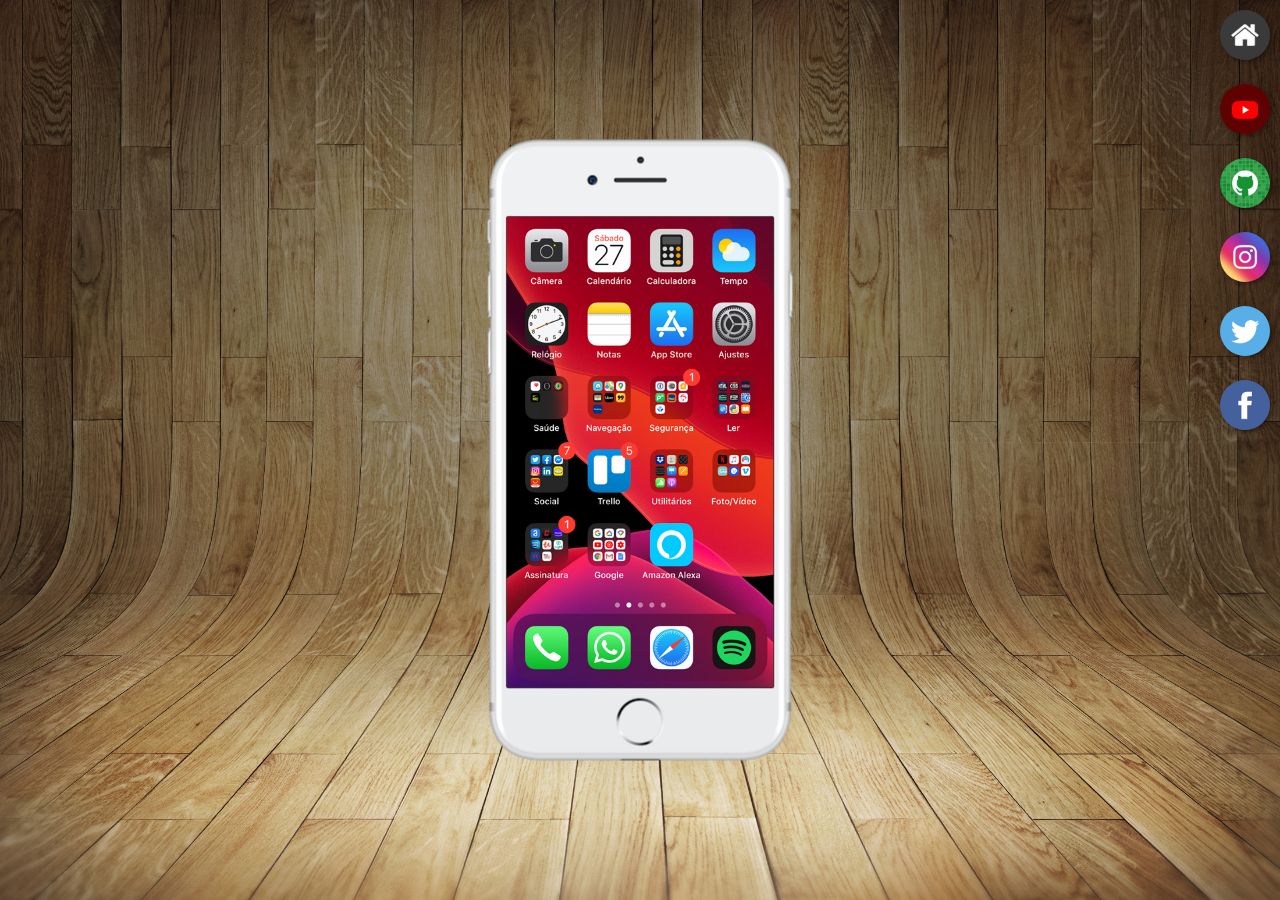
<file: index.html>
<!DOCTYPE html>
<html lang="pt-br">
<head>
    <meta charset="UTF-8">
    <meta http-equiv="X-UA-Compatible" content="IE=edge">
    <meta name="viewport" content="width=device-width, initial-scale=1.0">
    <link rel="shortcut icon" href="./favicon.ico" type="image/x-icon">
    <link rel="stylesheet" href="./estilos/style.css">
    <title>Projeto - Social</title>
    
</head>
<body>
    <main>
        <section id="telefone">
            <iframe id="tela" src="./home.html" name="tela" frameborder="0">
                Seu navegador não é compativel.
            </iframe>
        </section>
        <section id="redes-sociais">
            <a href="./home.html" target="tela"><img src="./imagens/logo-home.jpg" alt="imagem home"></a><br>
            <a href="./youtube.html" target="tela"><img src="./imagens/logo-youtube.jpg" alt="youtube"></a><br>
            <a href="./github.html" target="tela"><img src="./imagens/logo-github.jpg" alt=" imagem GitHub"></a><br>
            <a href="./instagram.html" target="tela"><img src="./imagens/logo-instagram.jpg" alt=""></a><br>
            <a href="./home.html" target="tela"><img src="./imagens/logo-twitter.jpg" alt=""></a><br>
            <a href="facebook.html" target="tela"><img src="./imagens/logo-facebook.jpg" alt=""></a>
        </section>
    </main>
   
</html>
</file>
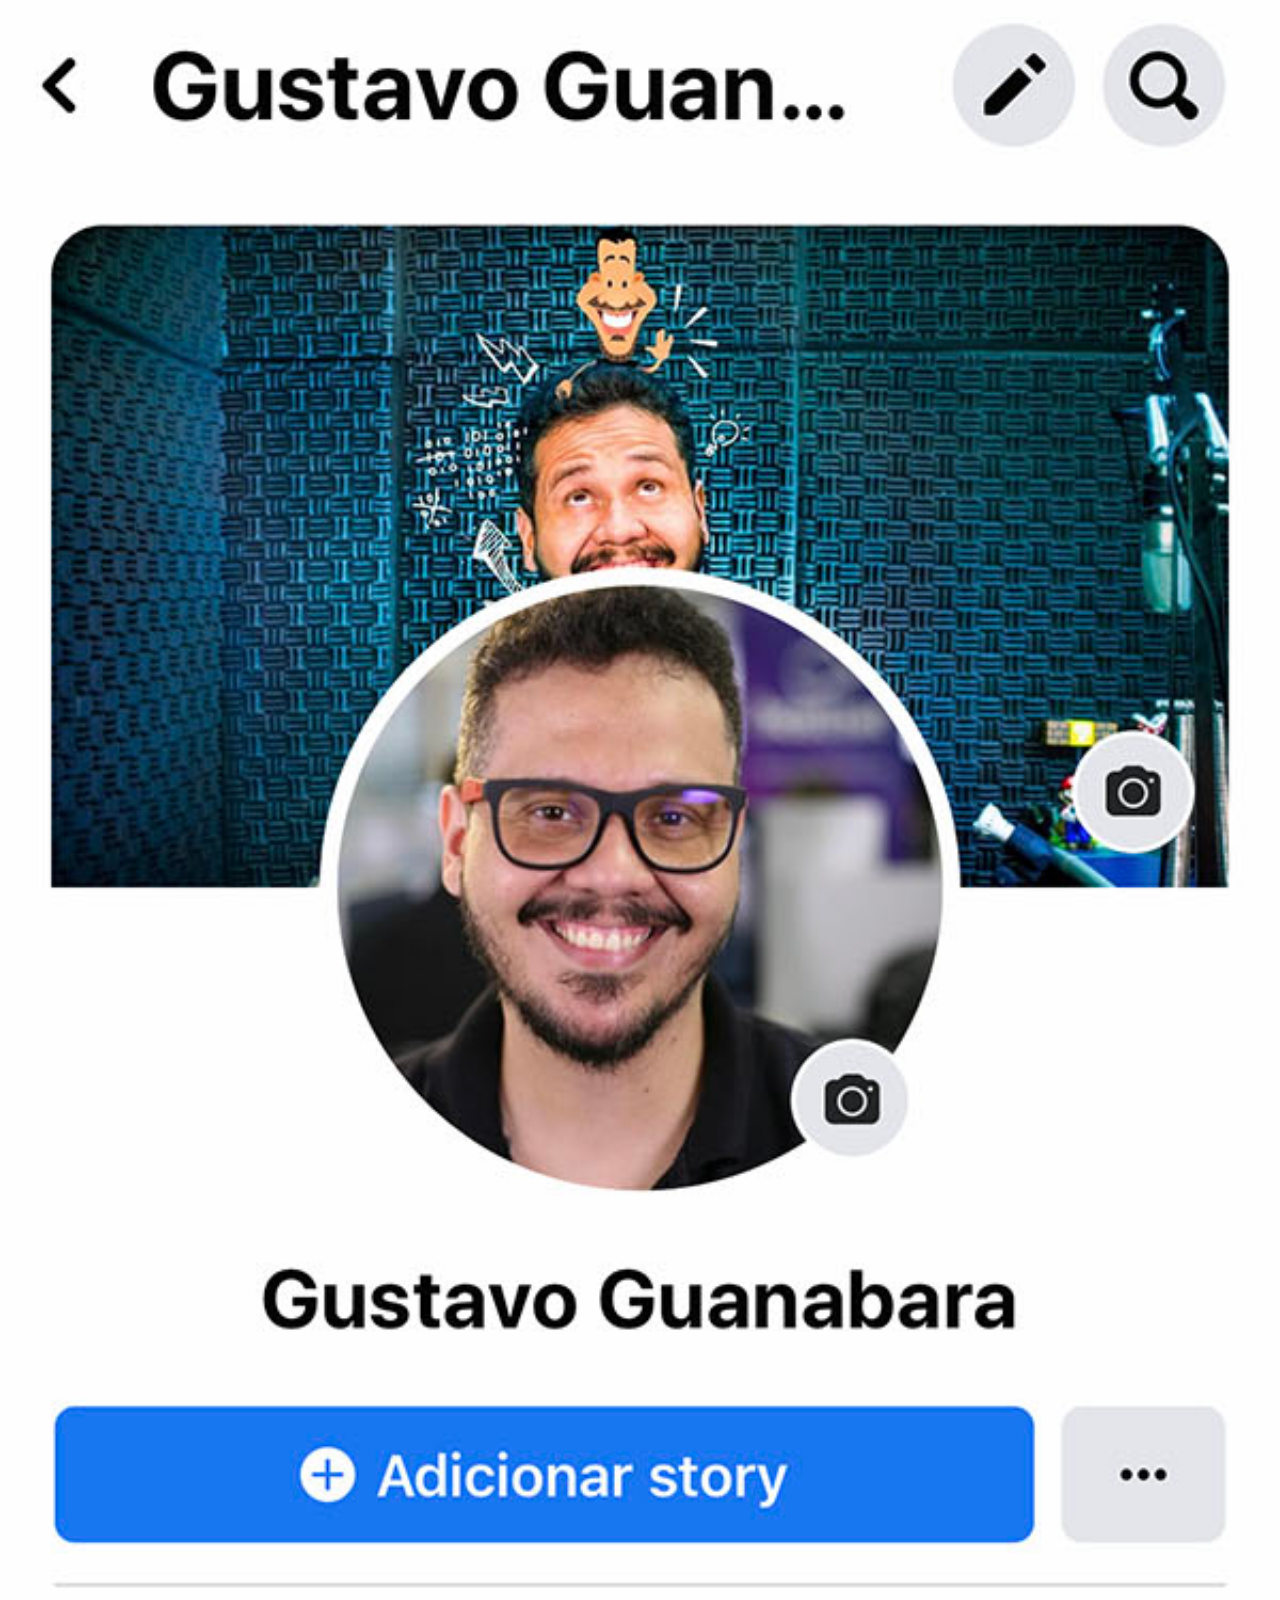
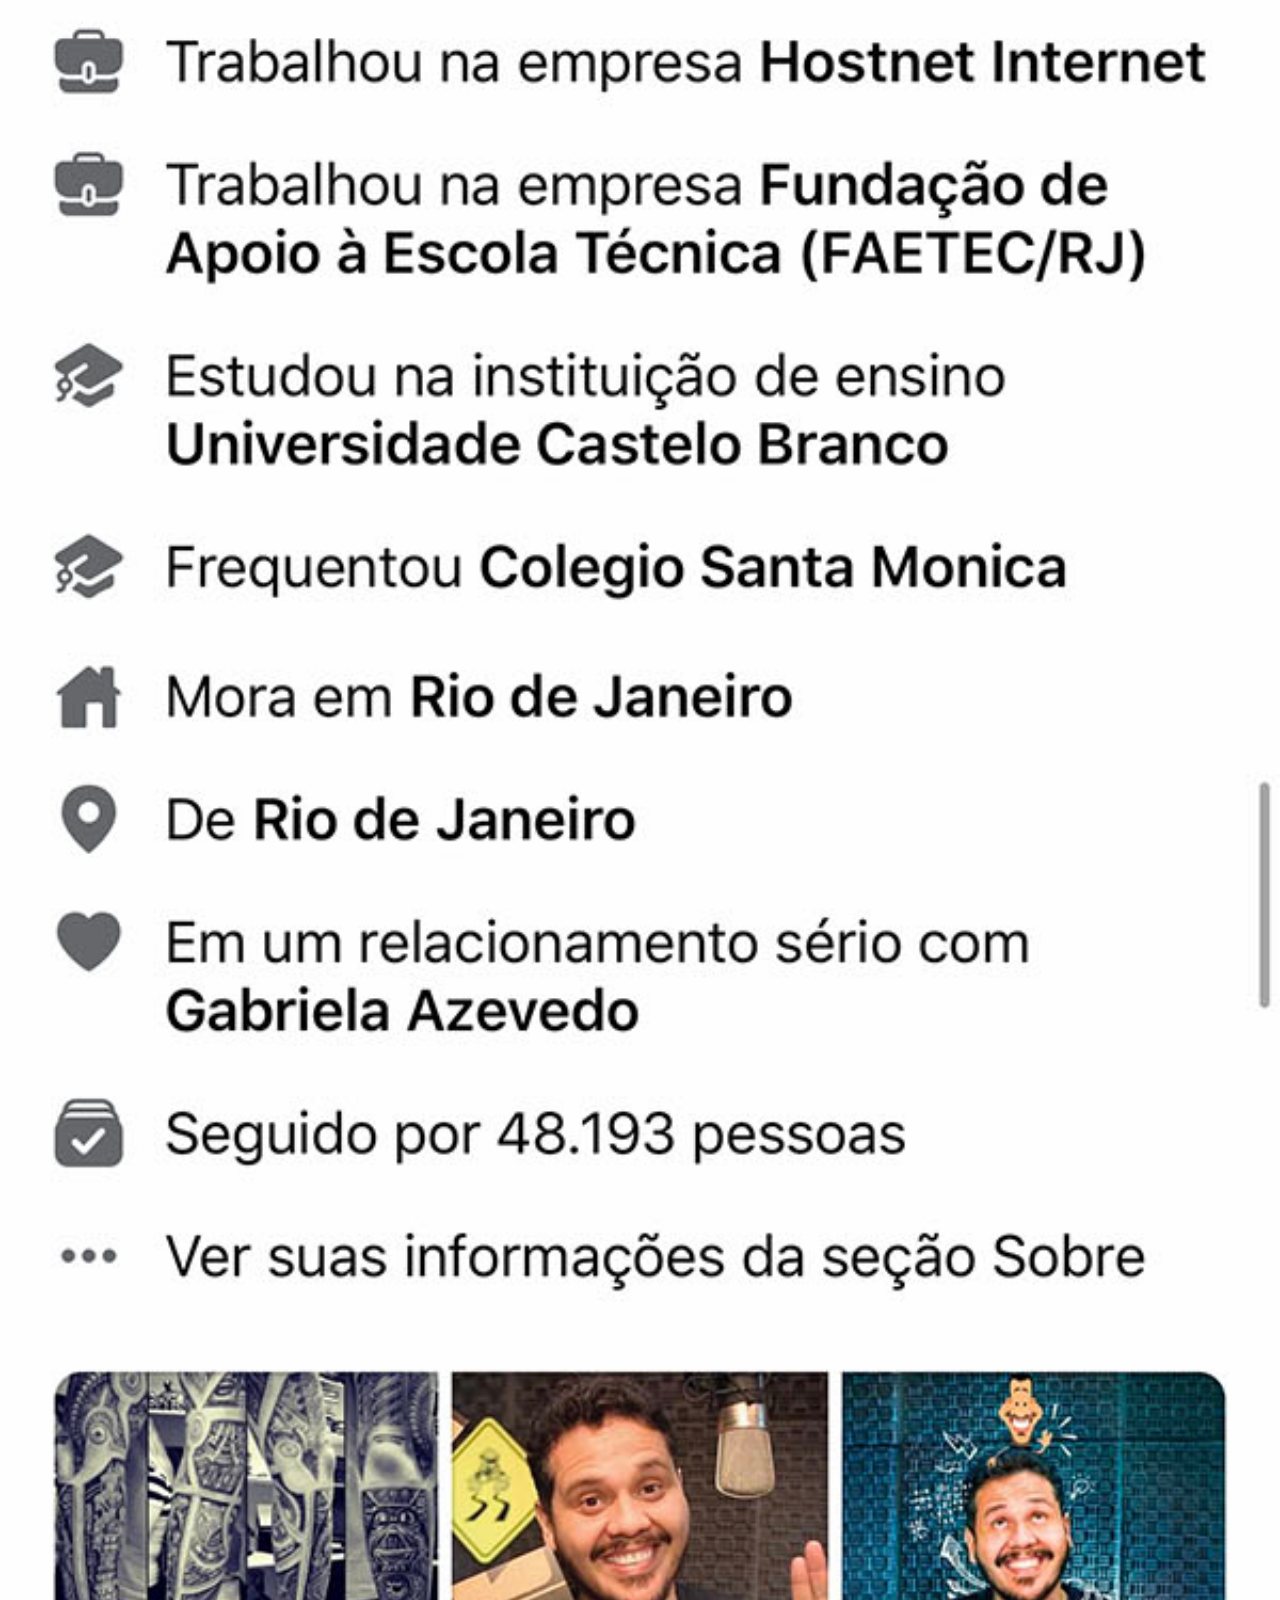
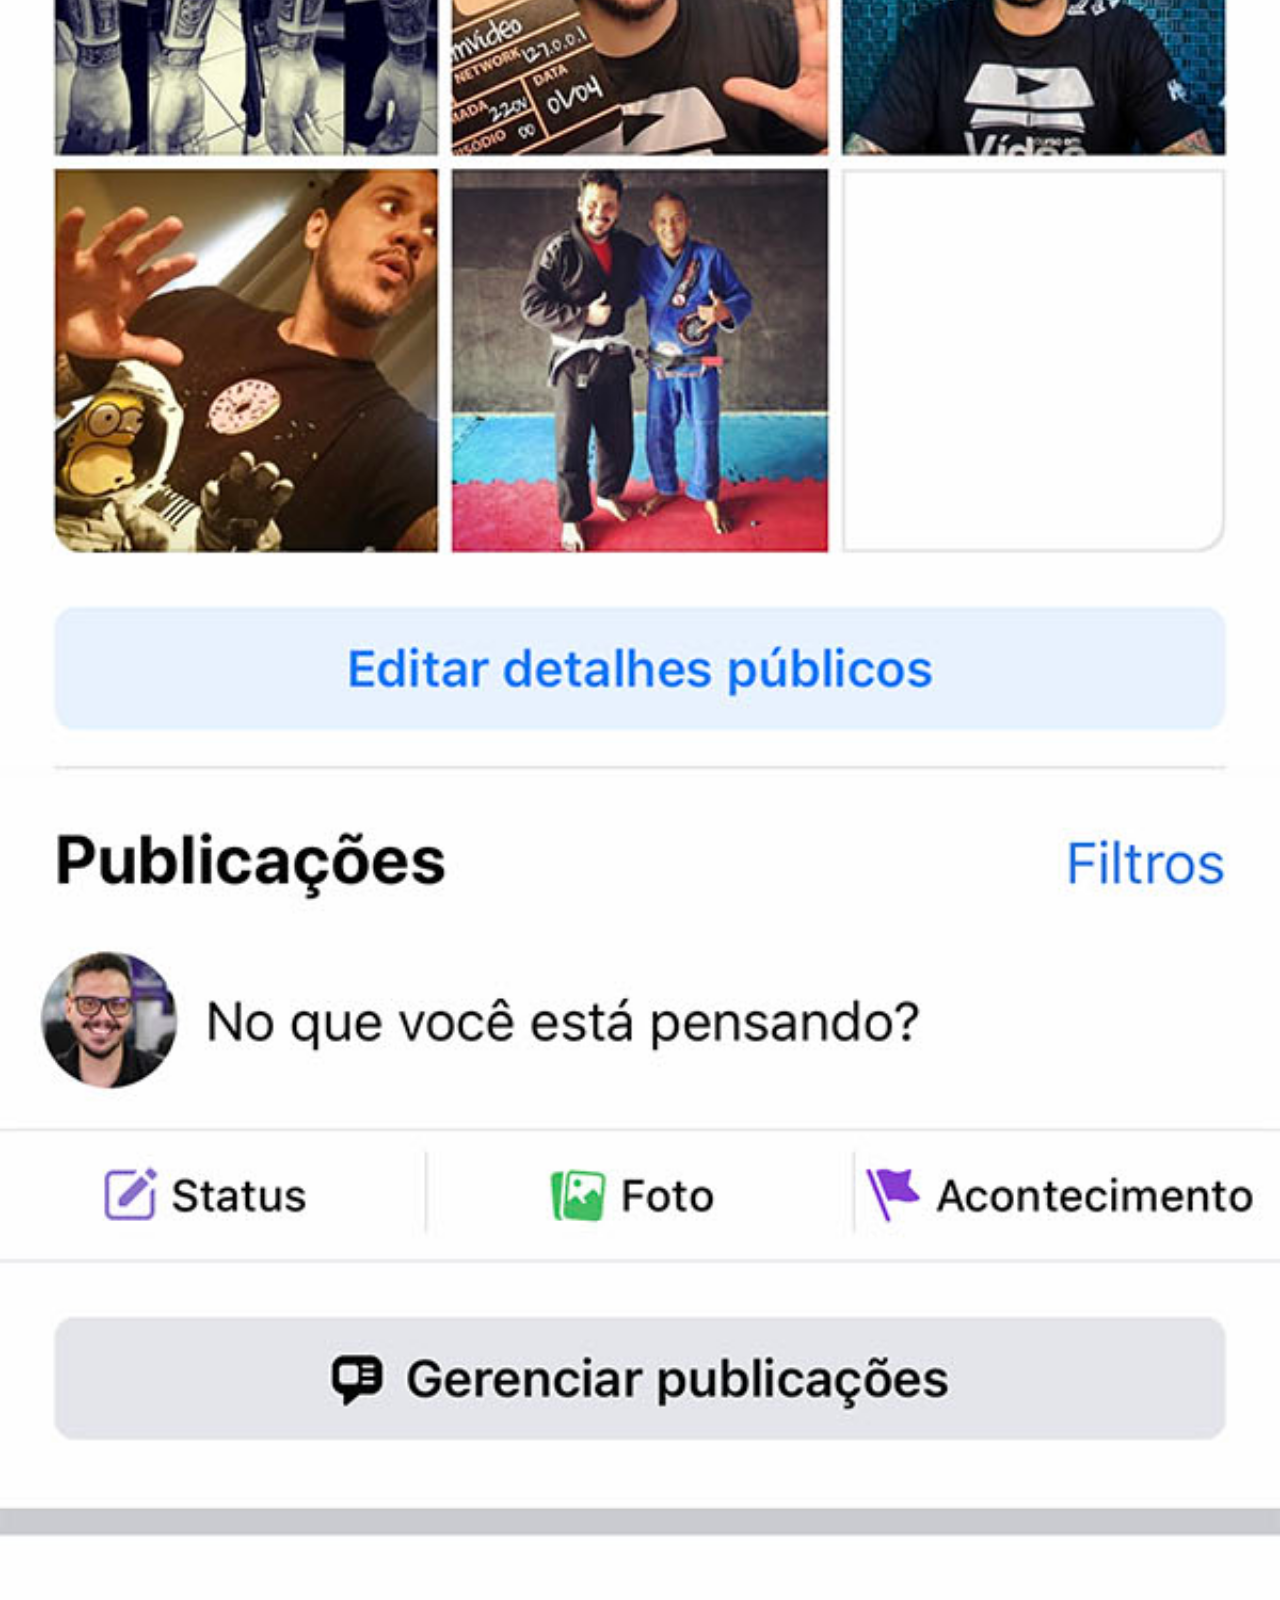
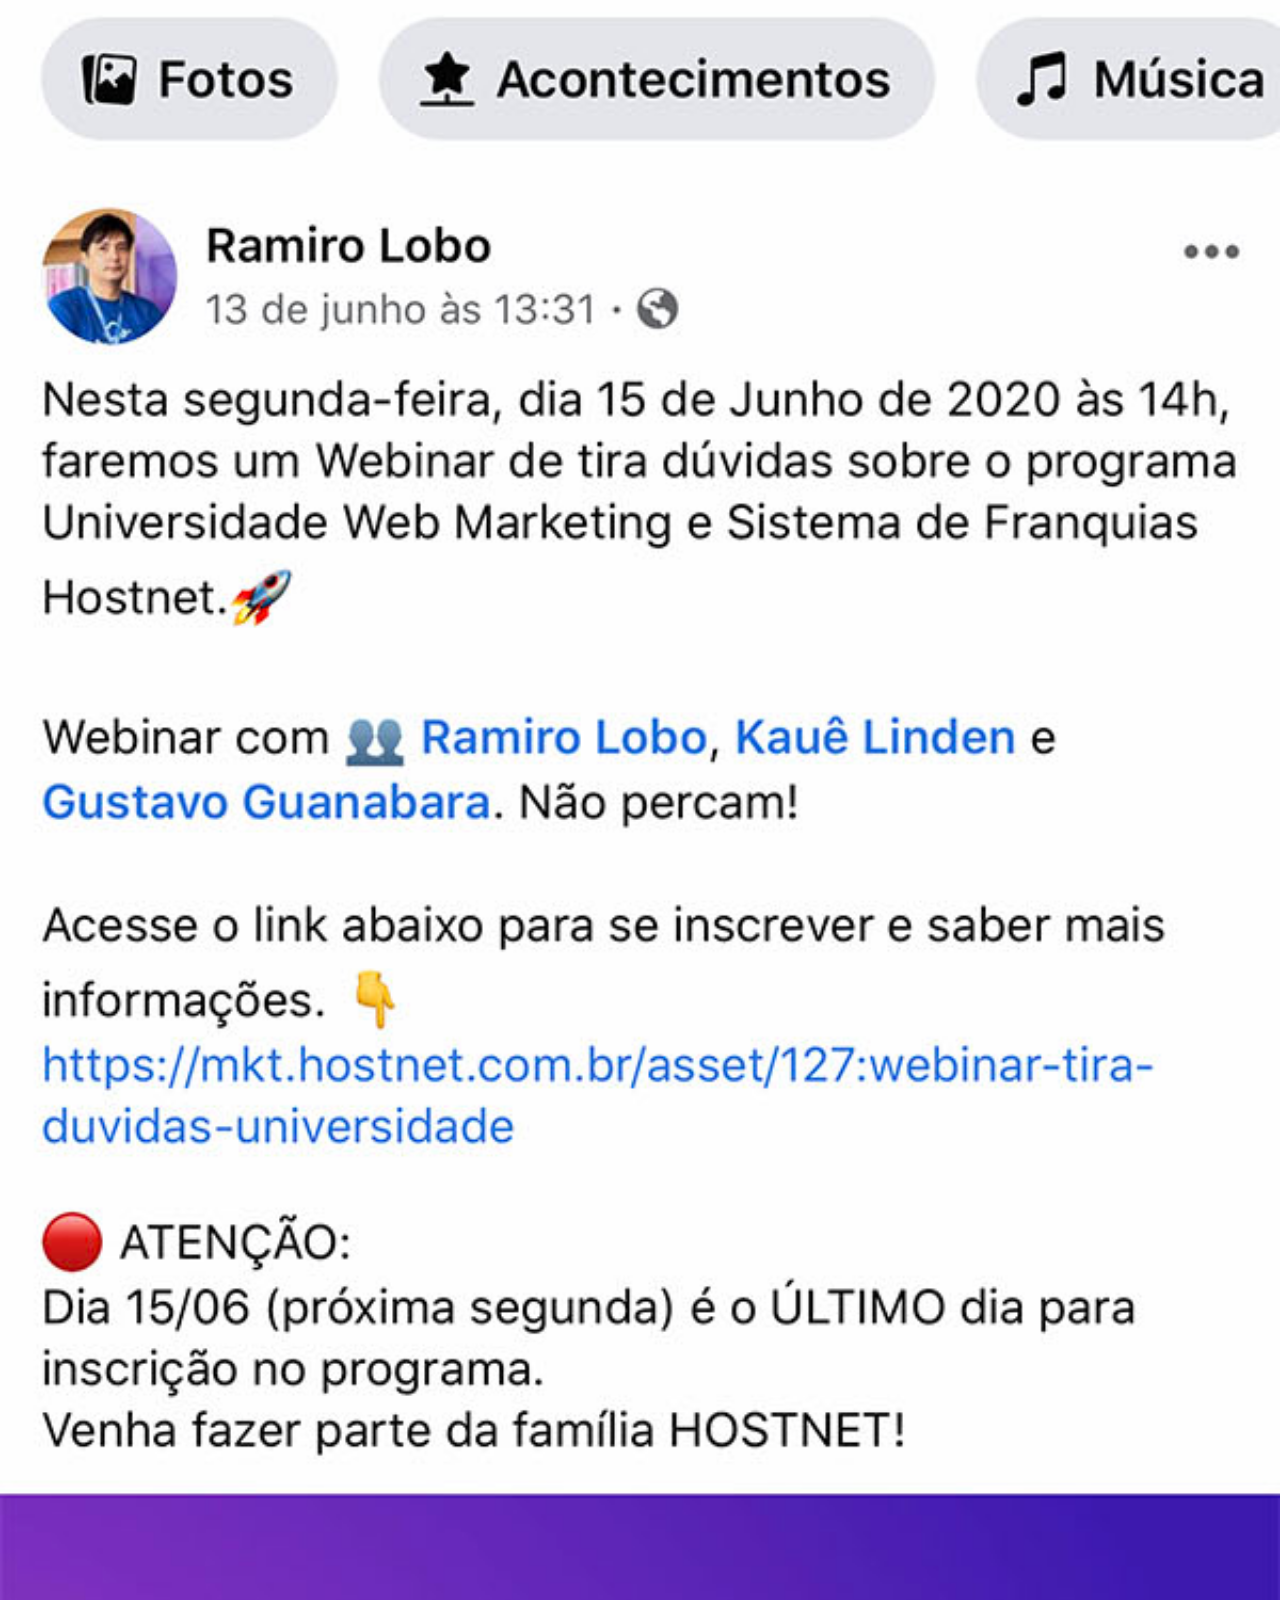
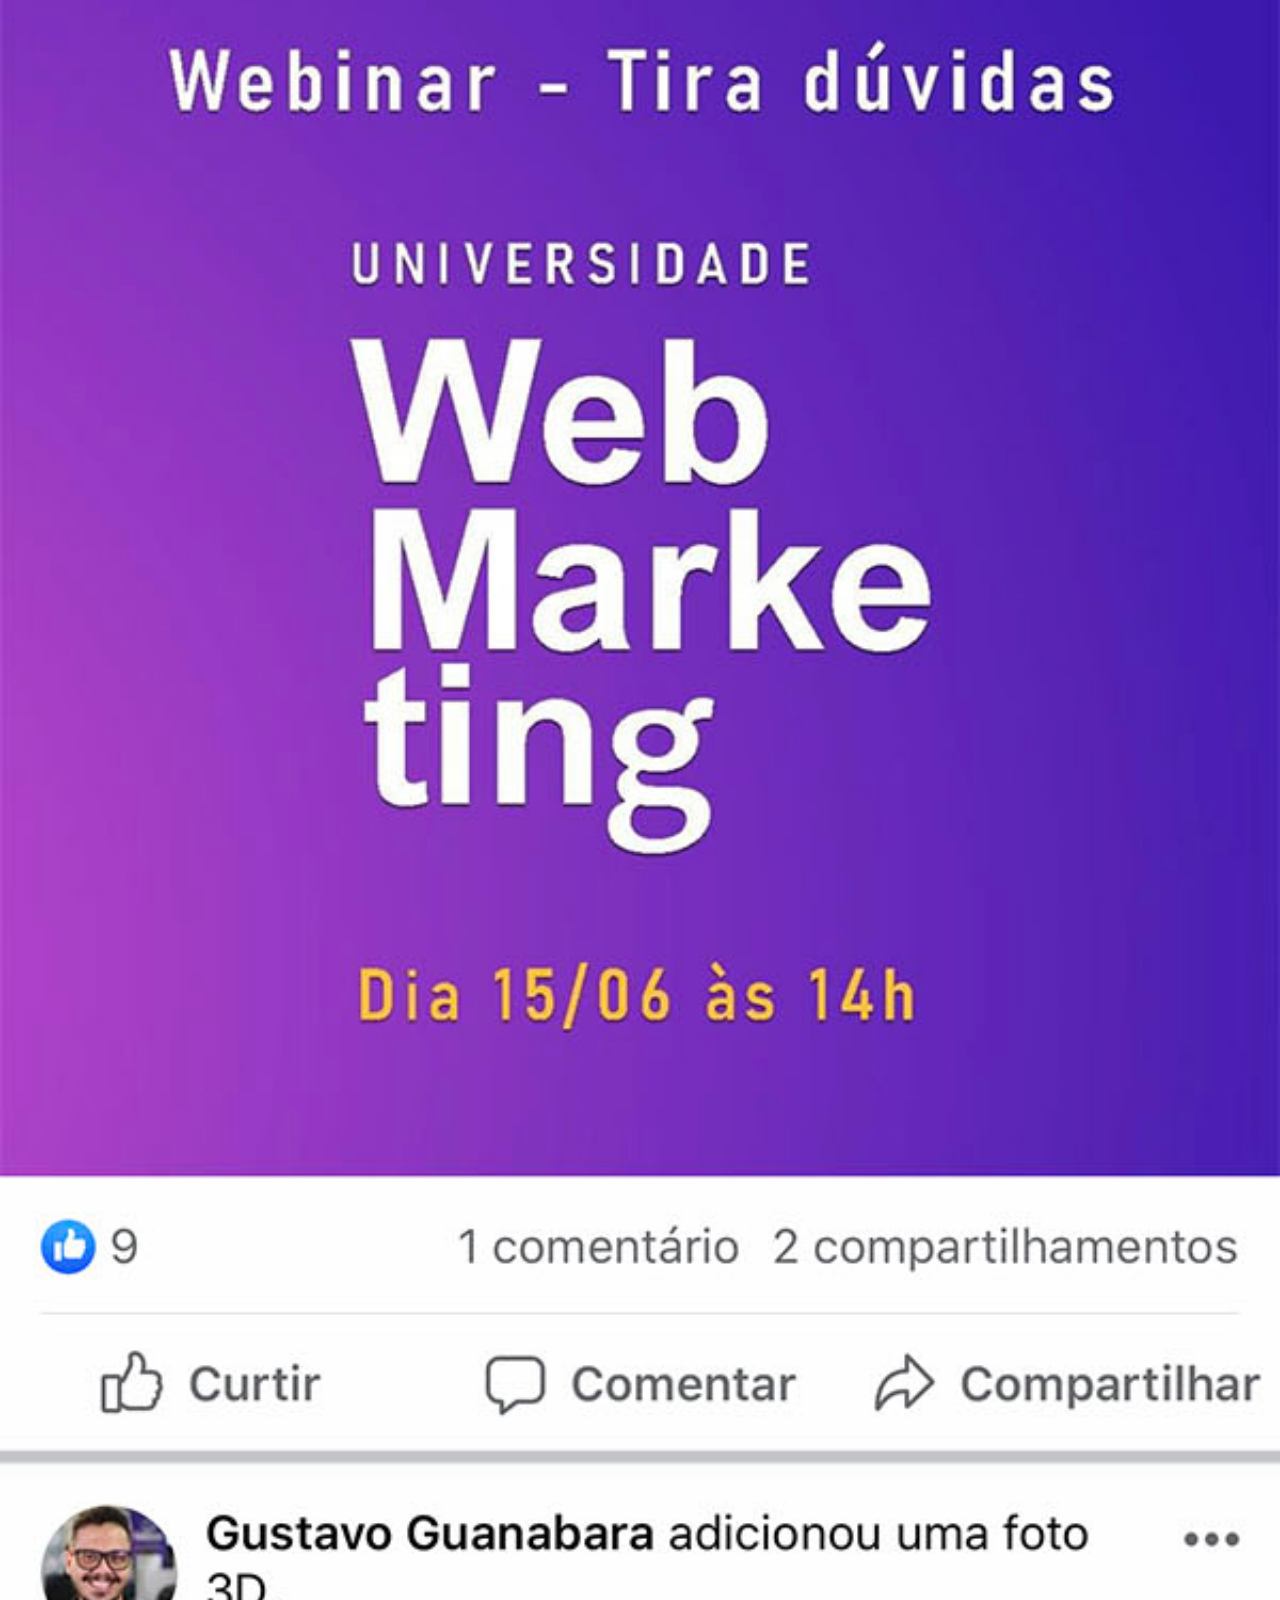
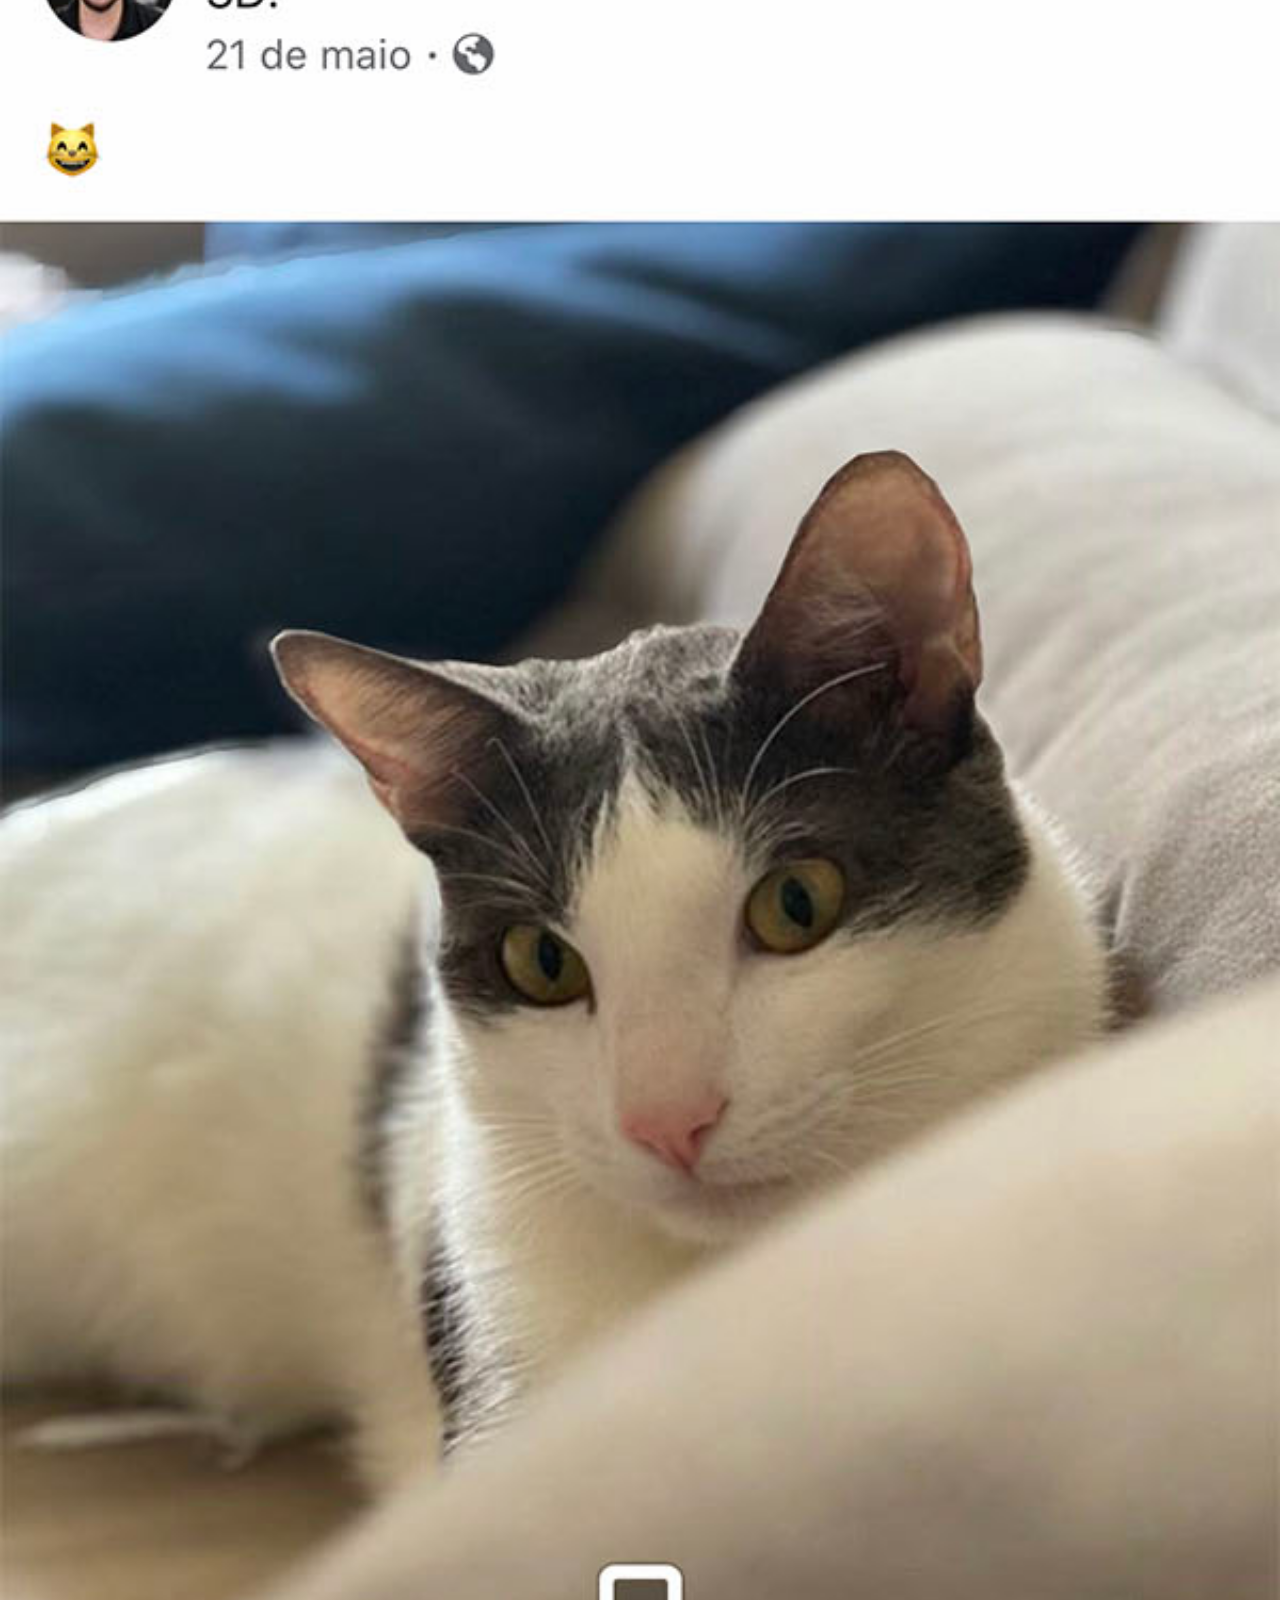
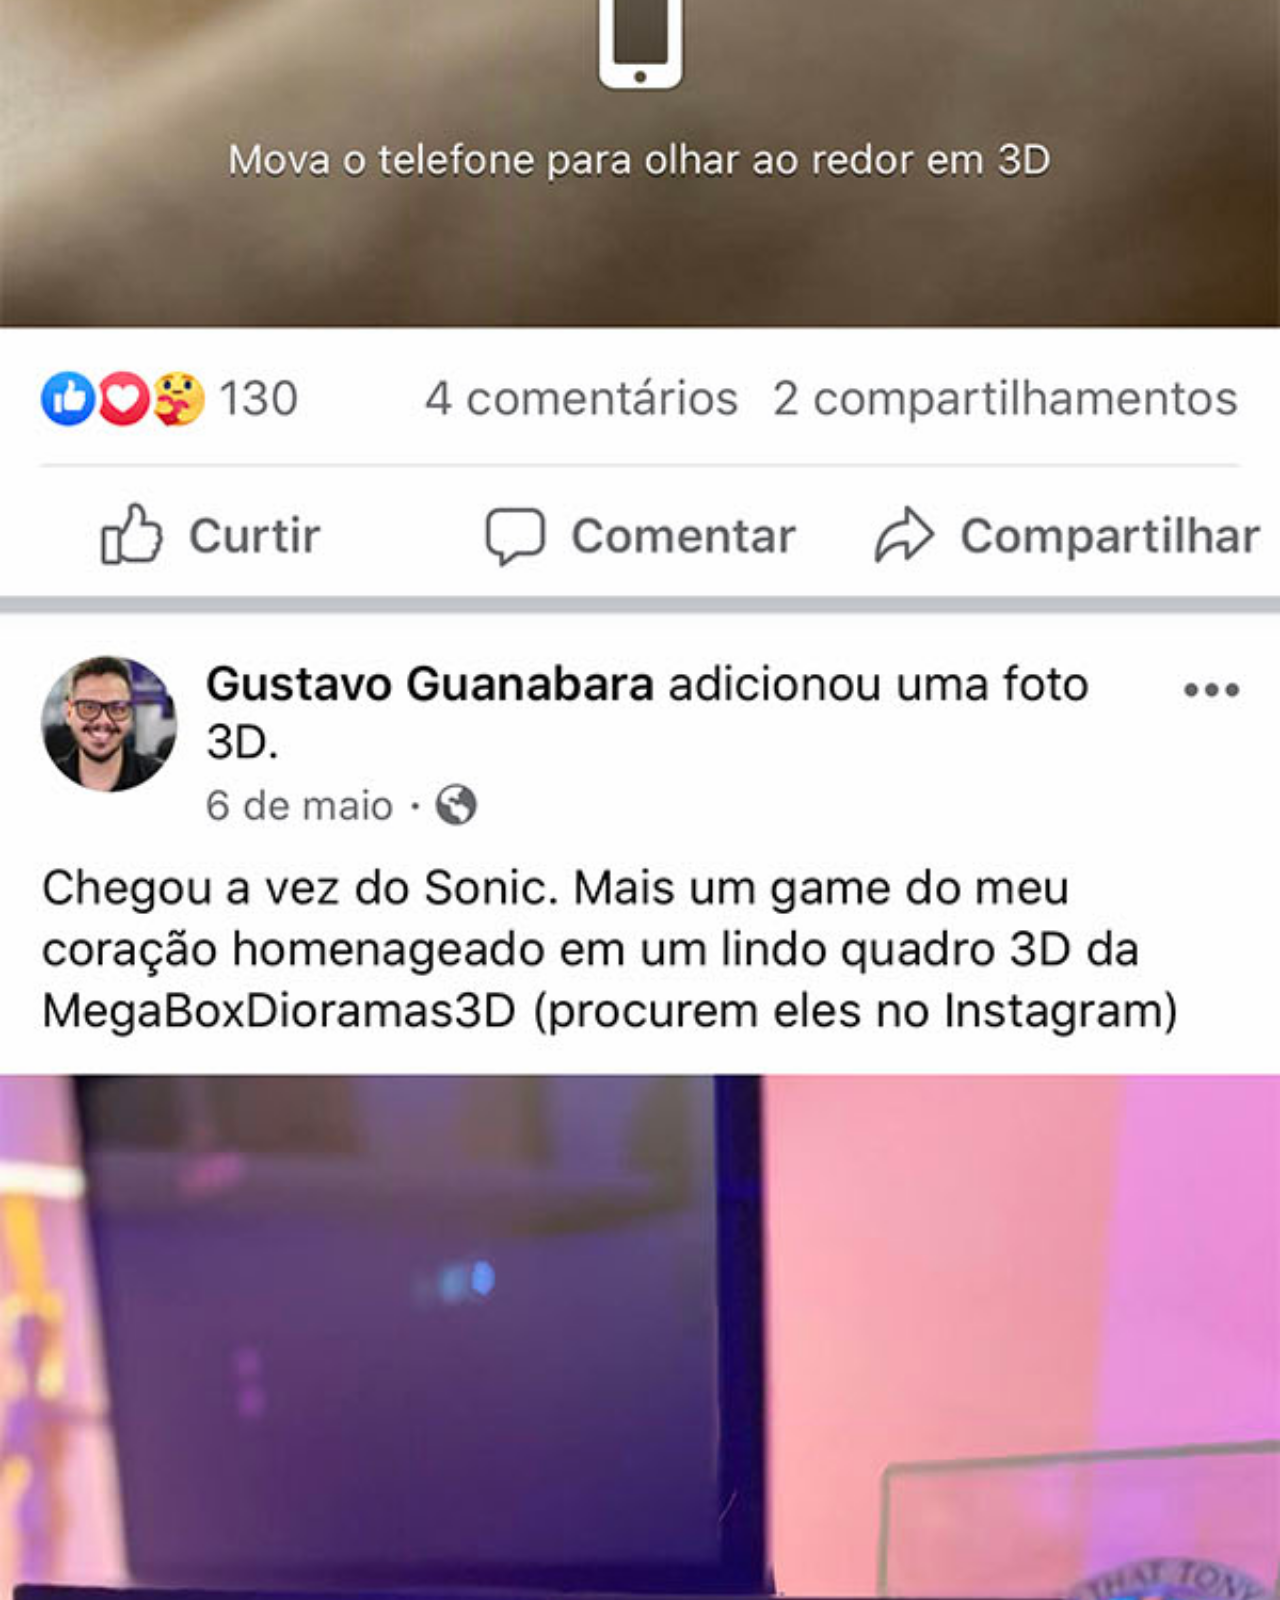
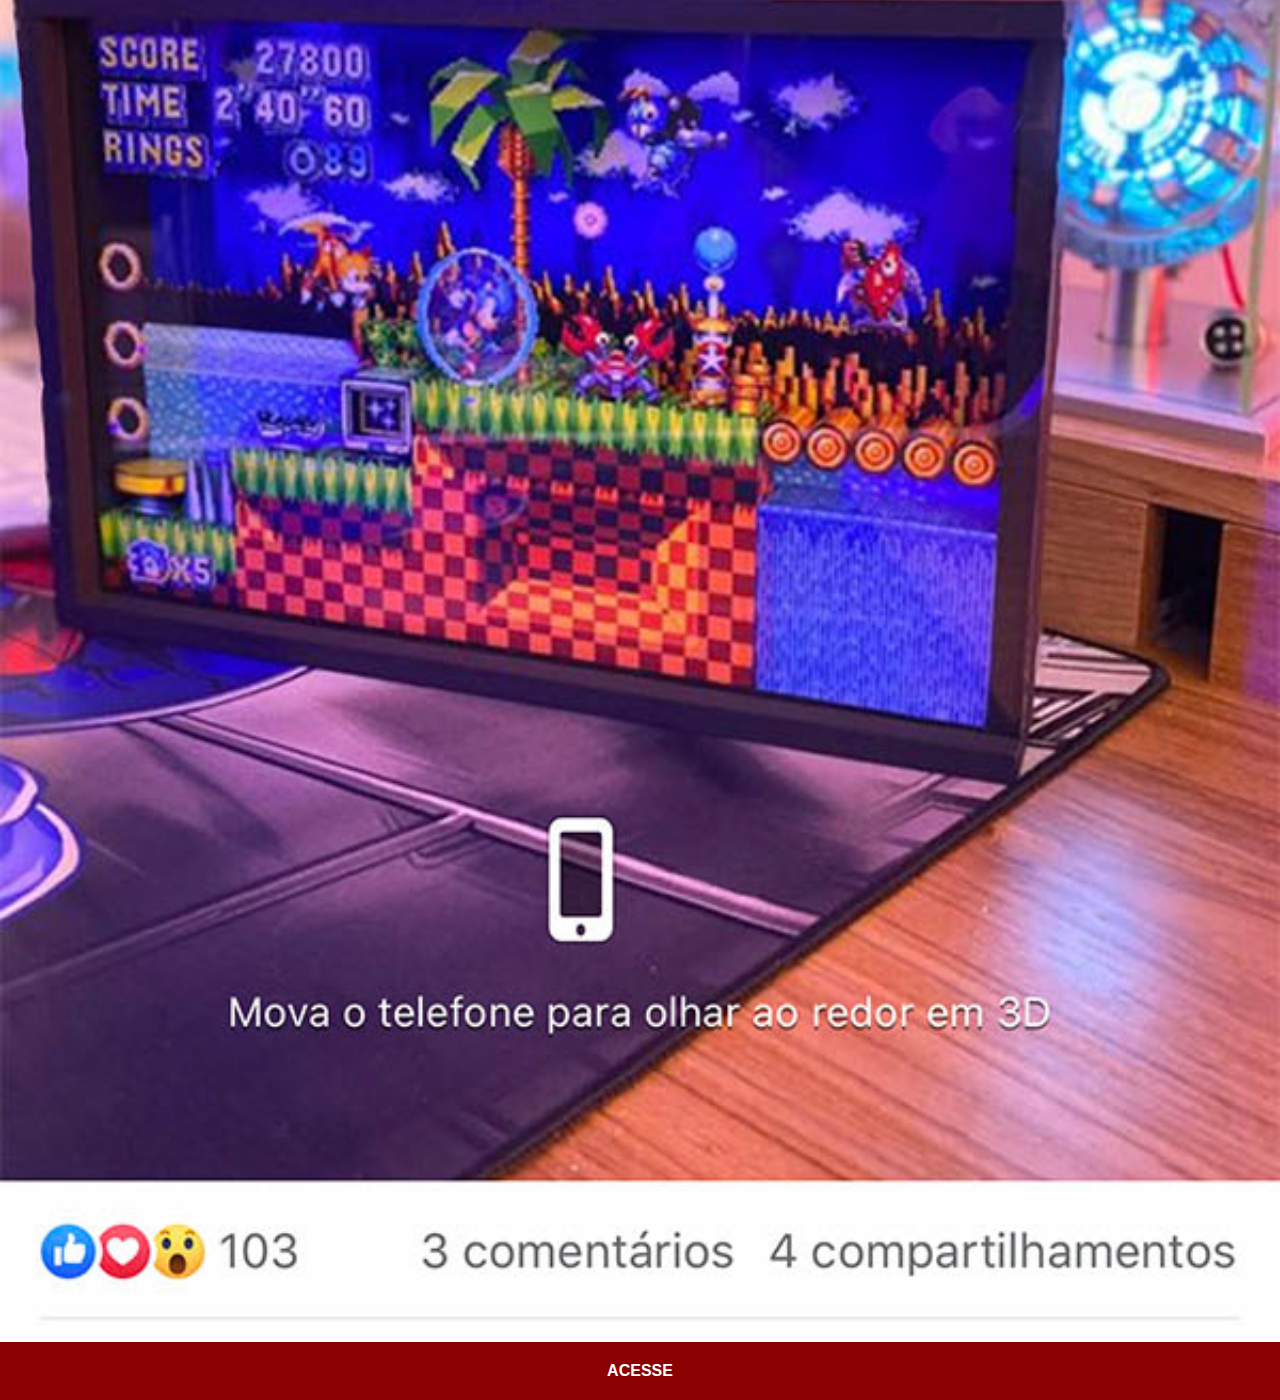
<file: facebook.html>
<!DOCTYPE html>
<html lang="pt-br">
<head>
    <meta charset="UTF-8">
    <meta http-equiv="X-UA-Compatible" content="IE=edge">
    <meta name="viewport" content="width=device-width, initial-scale=1.0">
    <title>Facebook</title>
    <link rel="stylesheet" href="estilos/social.css">
</head>
<body>
    <img src="./imagens/tela-facebook.jpg" alt="Facebook">
    <a href="https://www.facebook.com/guiviba01/" target="_blank">ACESSE</a>
</body>
</html>
</file>
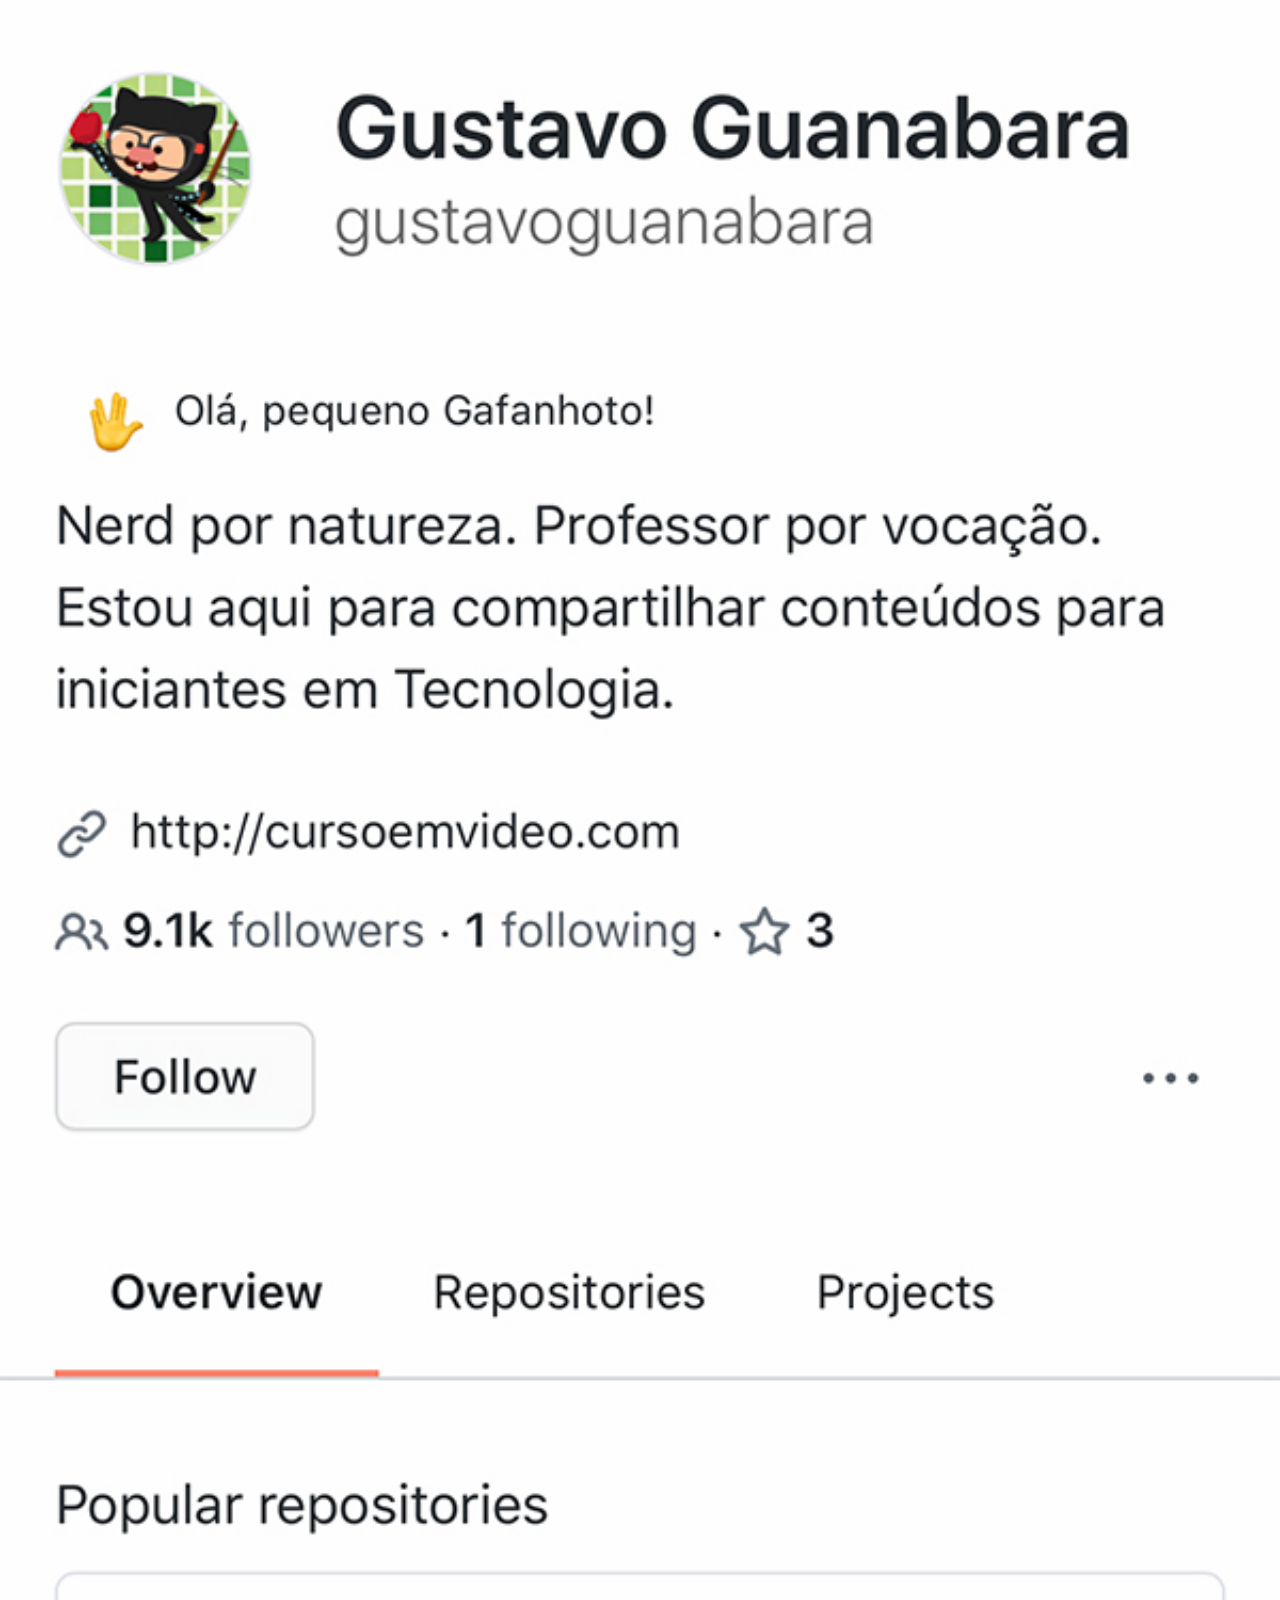
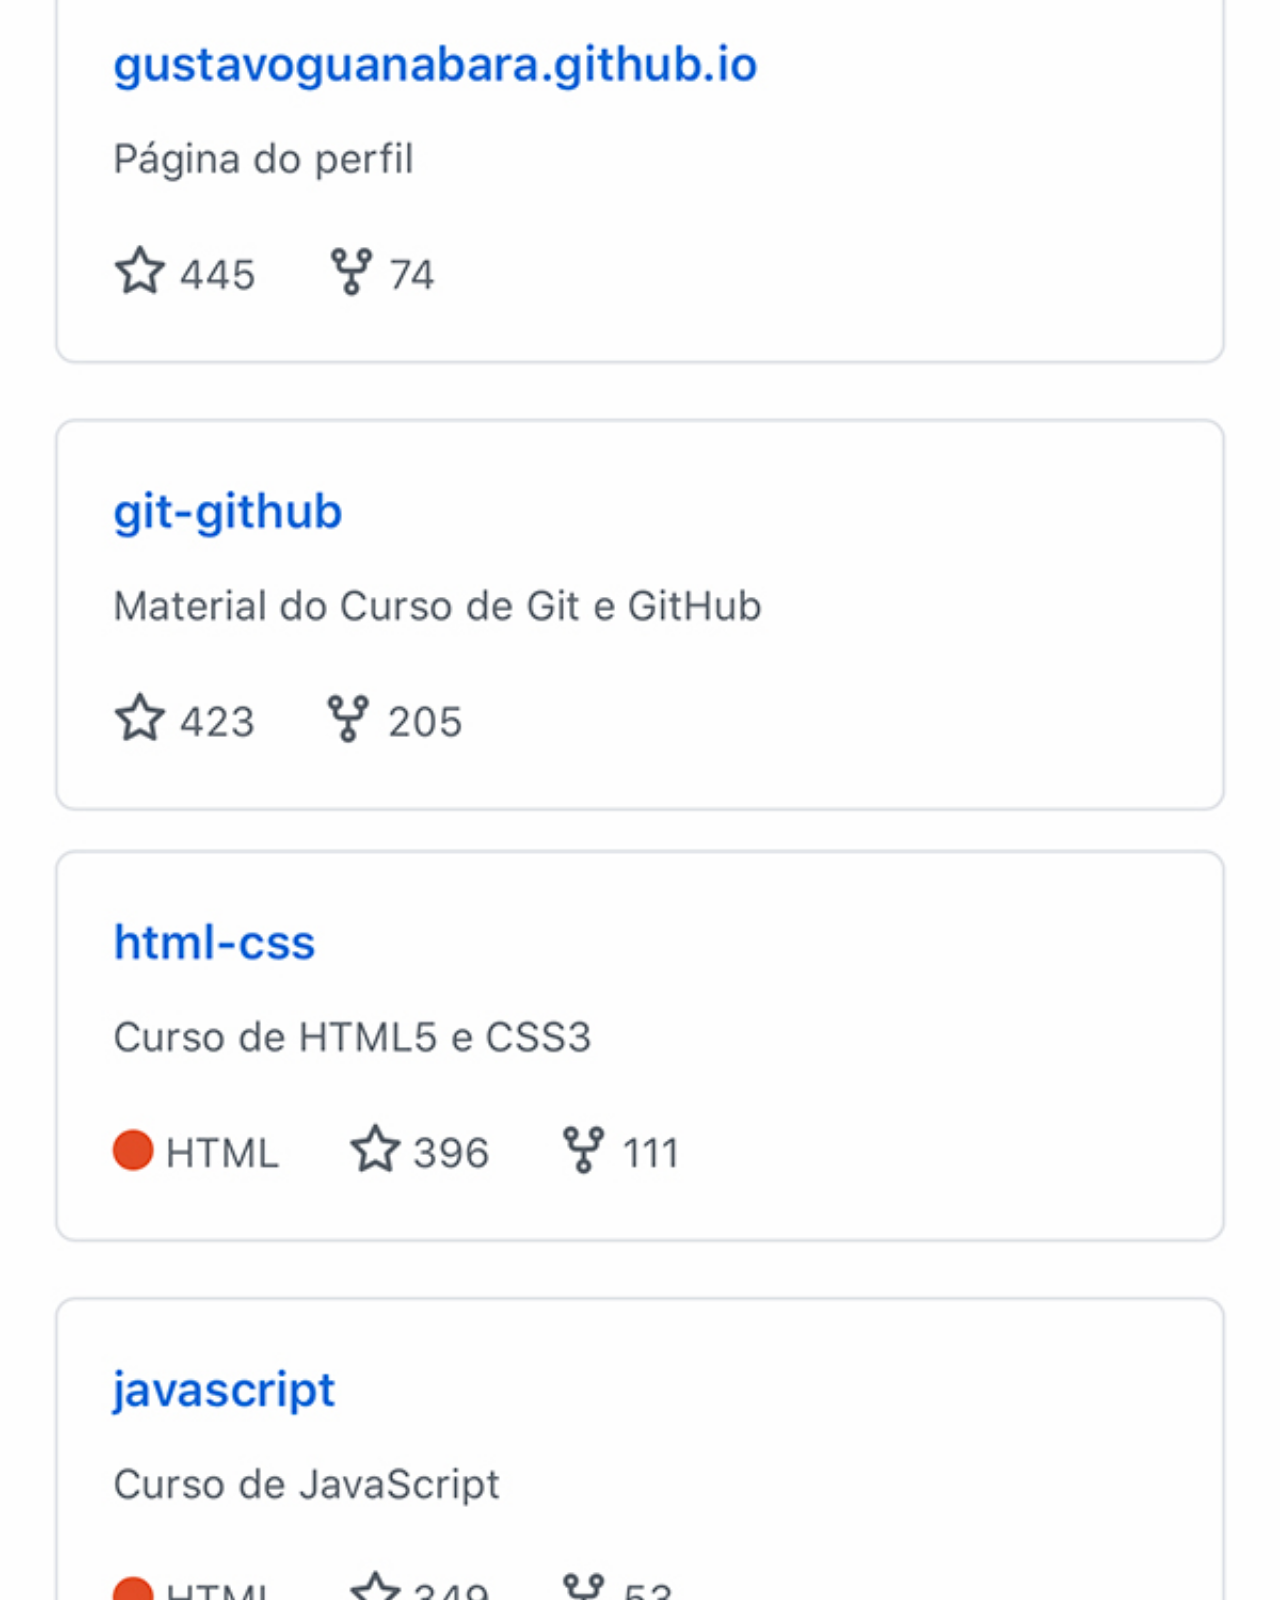
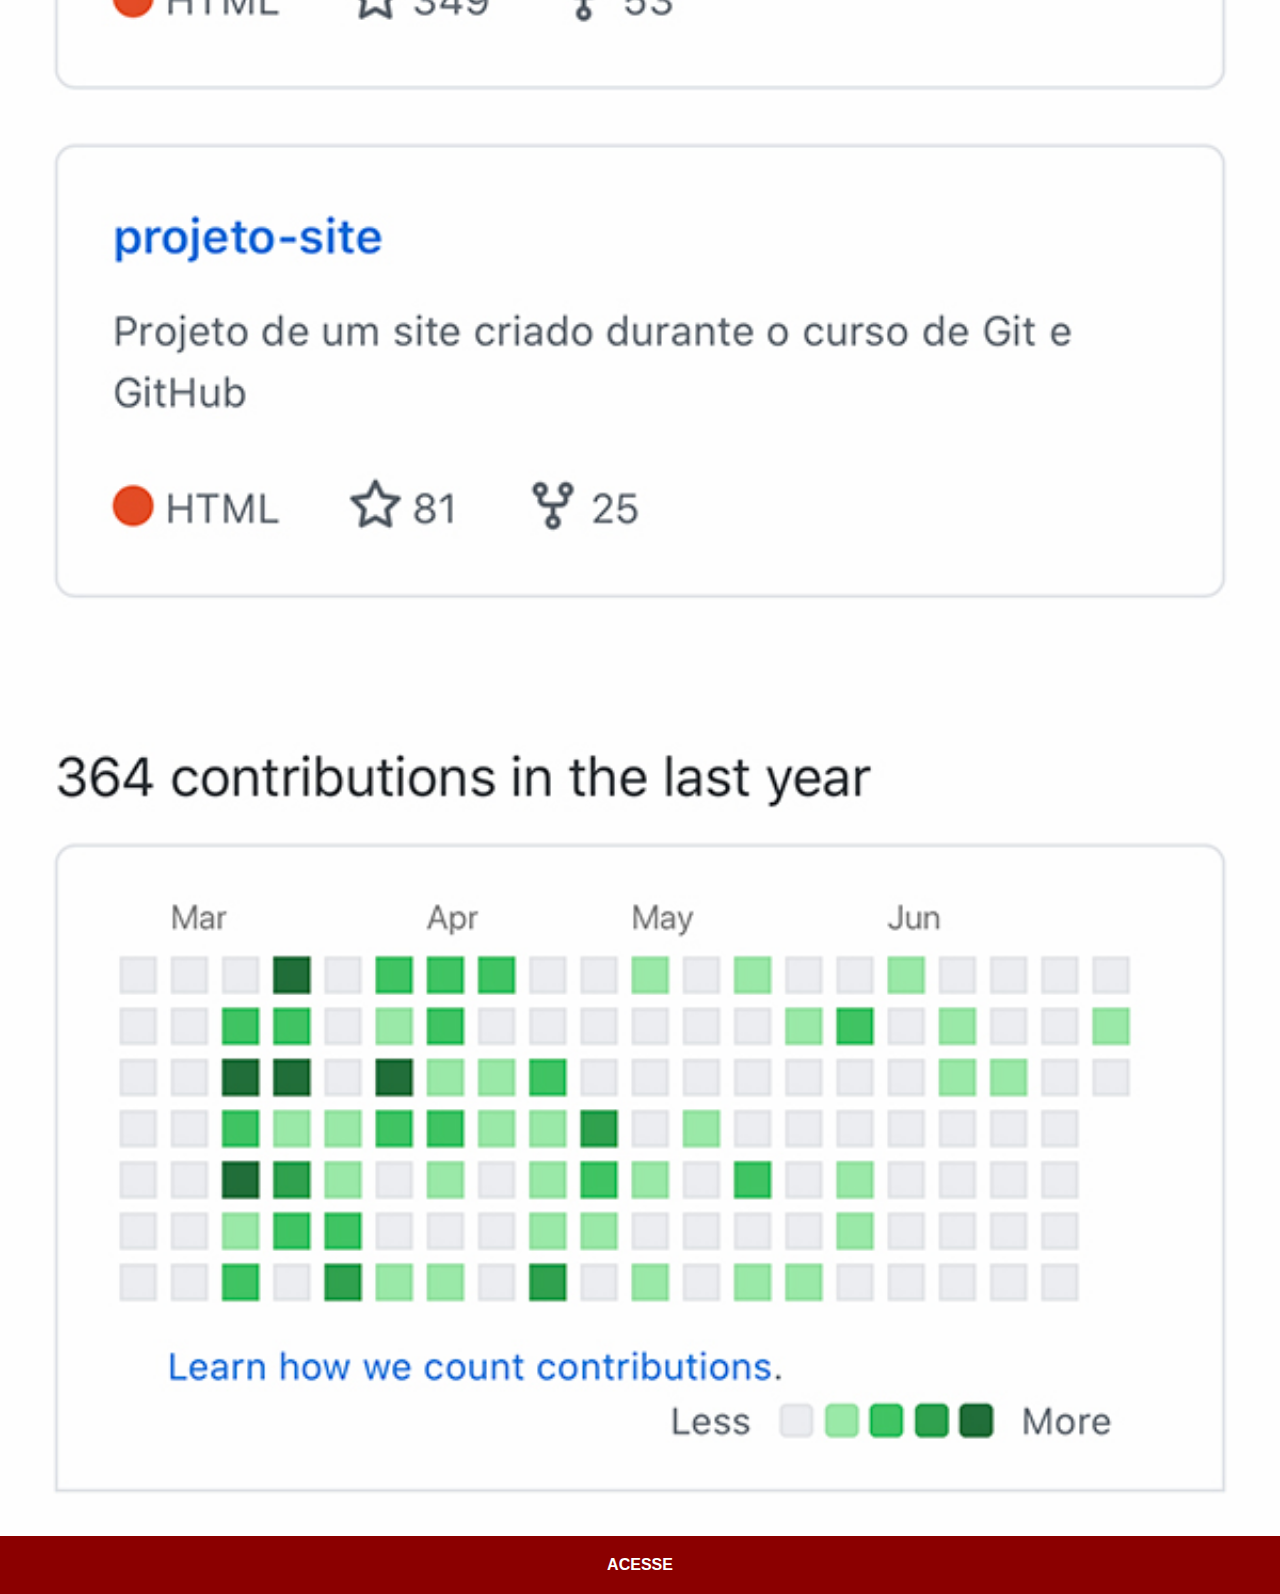
<file: github.html>
<!DOCTYPE html>
<html lang="pt-br">
<head>
    <meta charset="UTF-8">
    <meta http-equiv="X-UA-Compatible" content="IE=edge">
    <meta name="viewport" content="width=device-width, initial-scale=1.0">
    <title>GitHub</title>
    <link rel="stylesheet" href="/estilos/social.css">
</head>
<body>
    <img src="./imagens/tela-github.jpg" alt="GitHub">
    <a href="https://github.com/Guil3r" target="_blank">ACESSE</a>
</body>
</html>
</file>
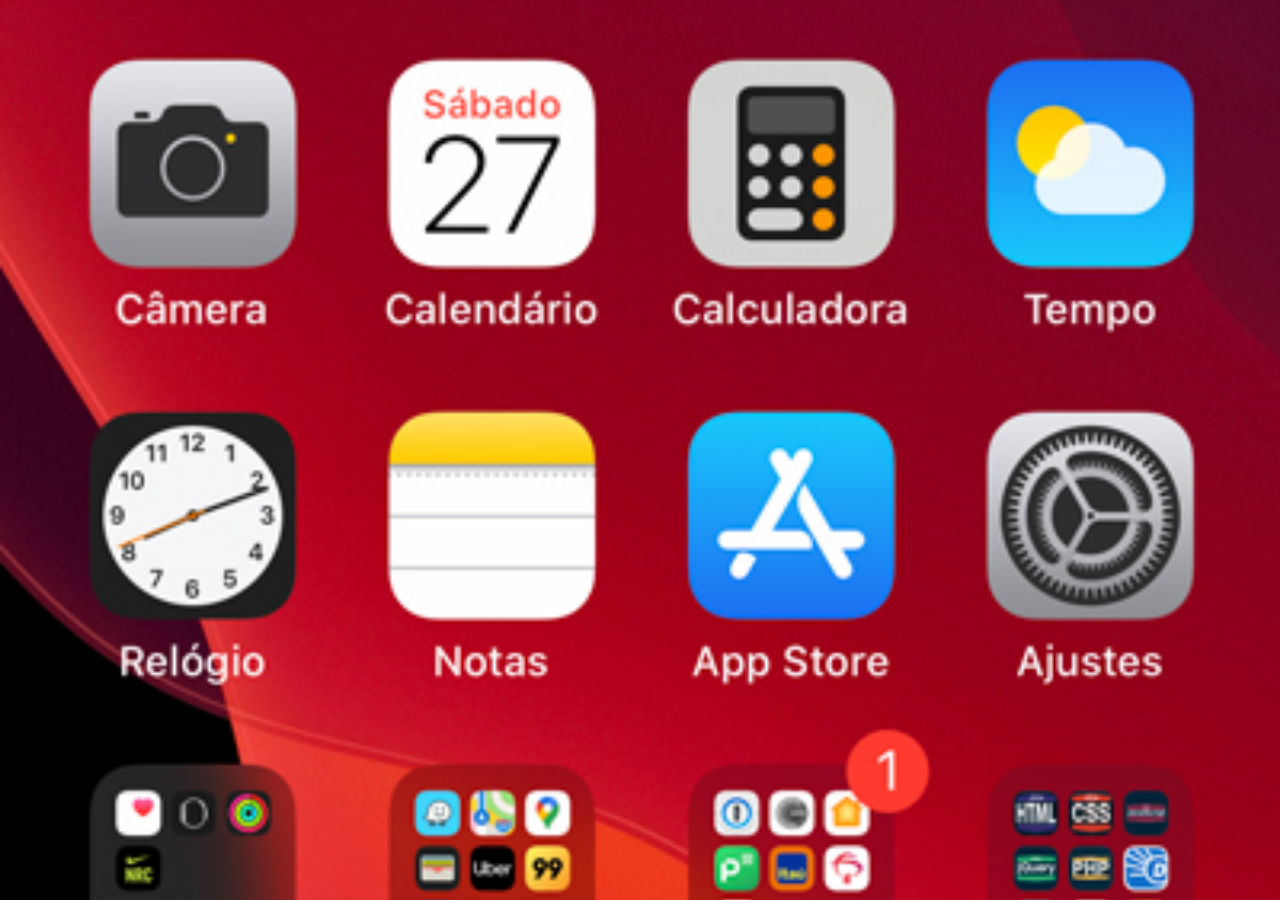
<file: home.html>
<!DOCTYPE html>
<html lang="pt-br">
<head>
    <meta charset="UTF-8">
    <meta http-equiv="X-UA-Compatible" content="IE=edge">
    <meta name="viewport" content="width=device-width, initial-scale=1.0">
    <title>Home</title>
</head>
<style>
    *{
        margin: 0;
        padding: 0;
    }

    body{
        width: 100vw;
        height: 100vh;
        background: black url('/imagens/tela-home.jpg') no-repeat top center;
        background-size: cover;
    }
</style>
<body>
    
</body>
</html>
</file>
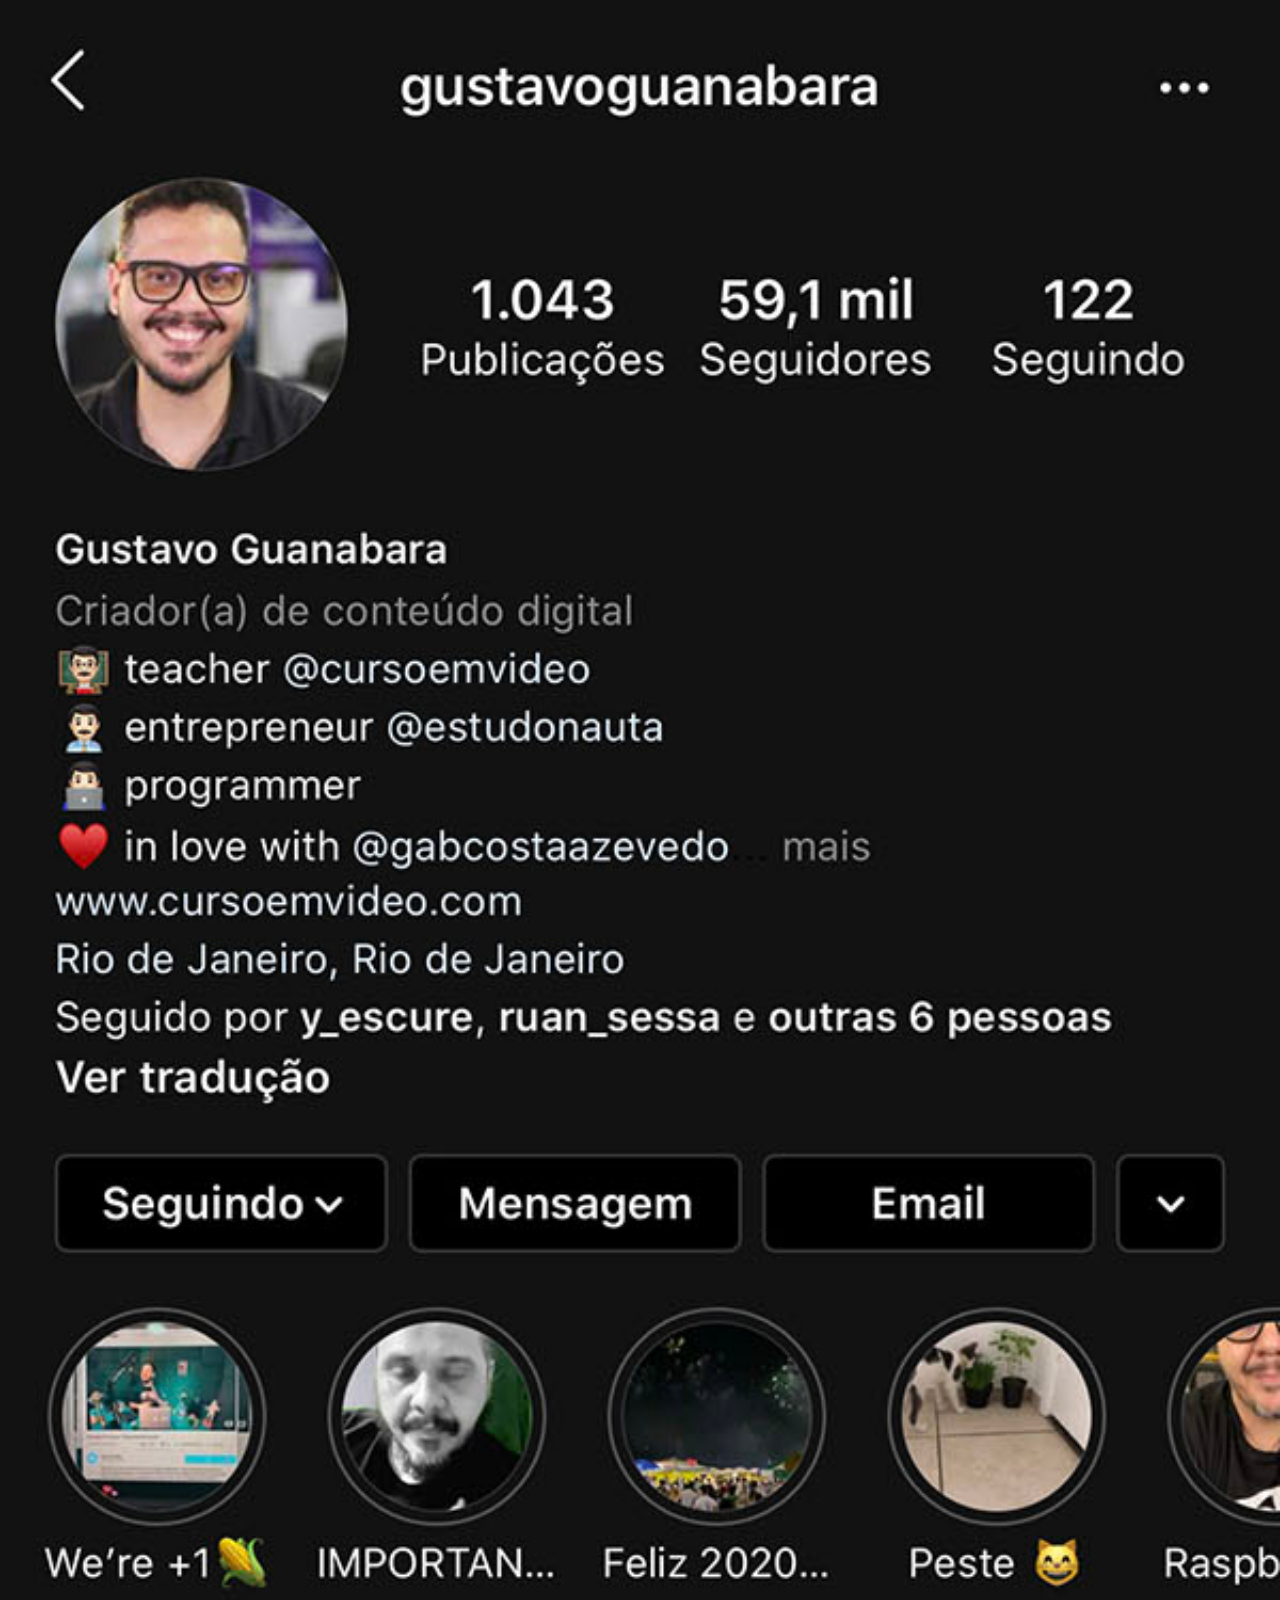
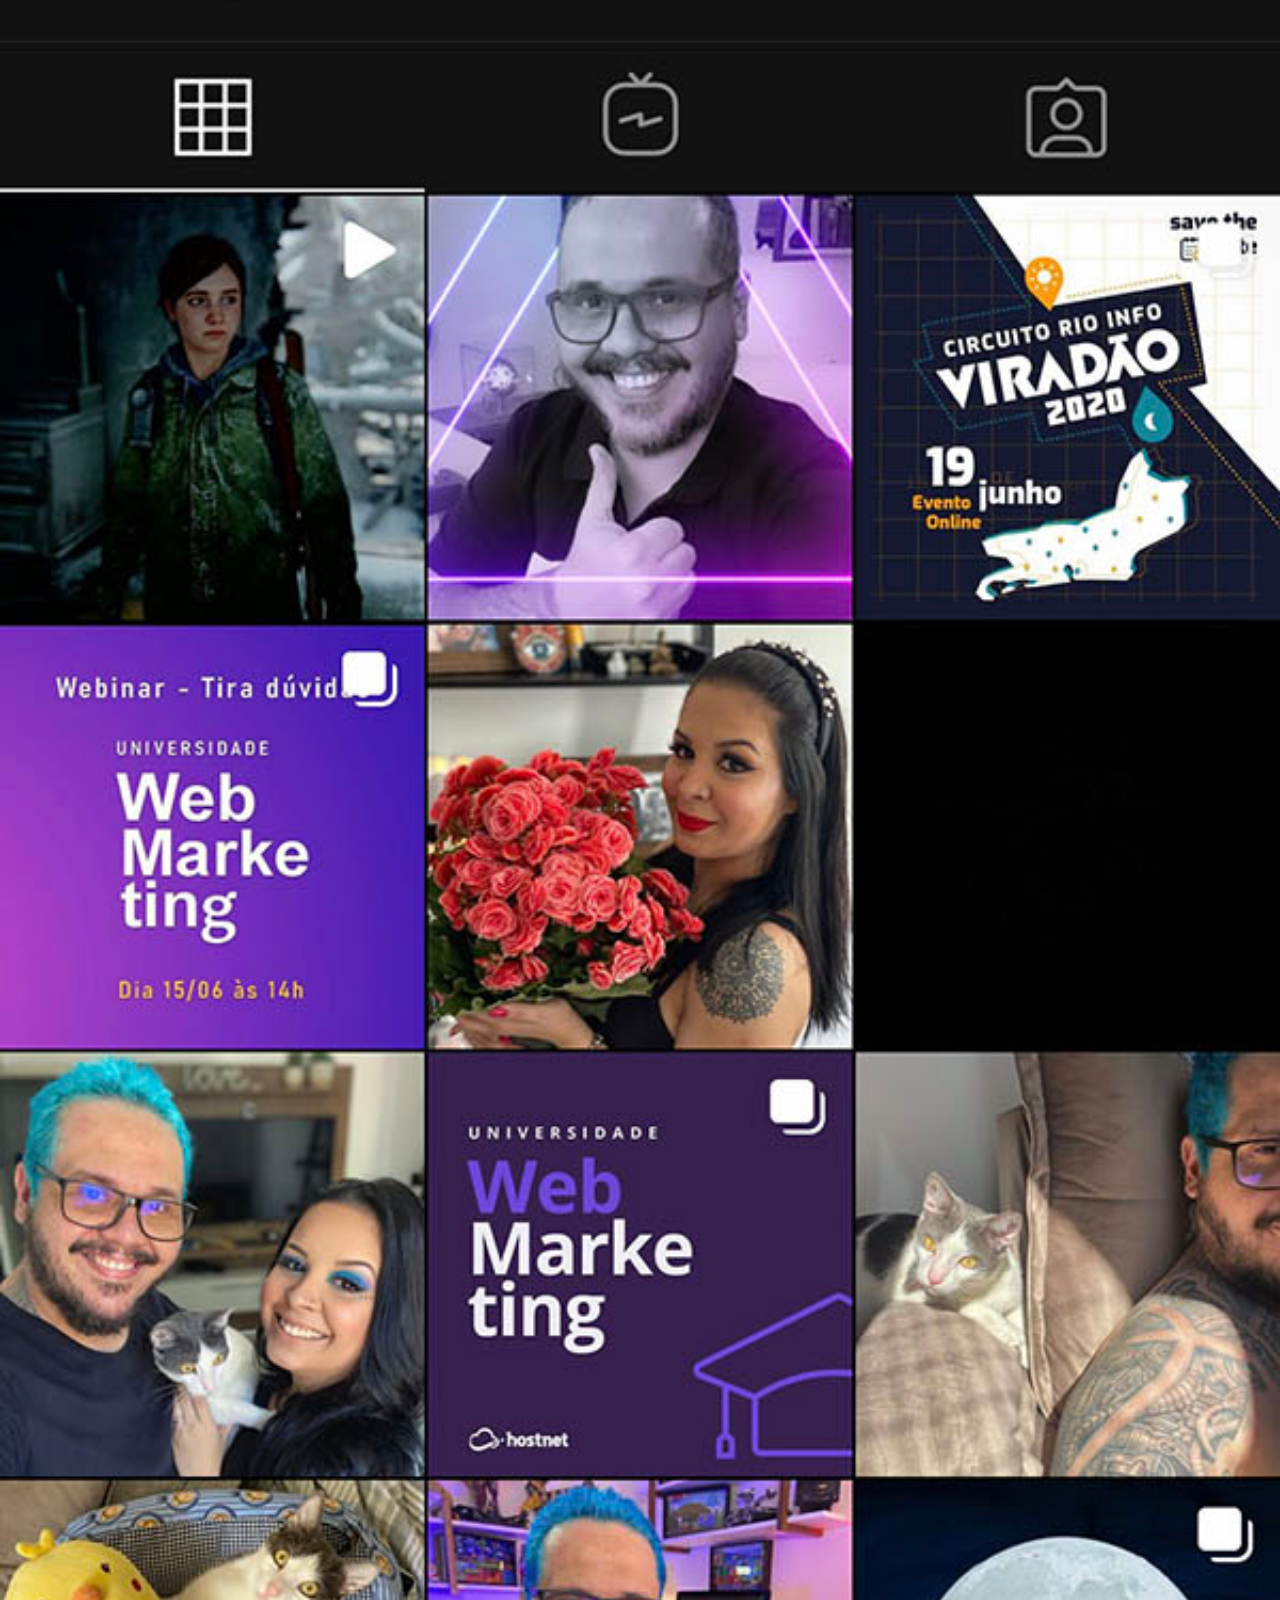
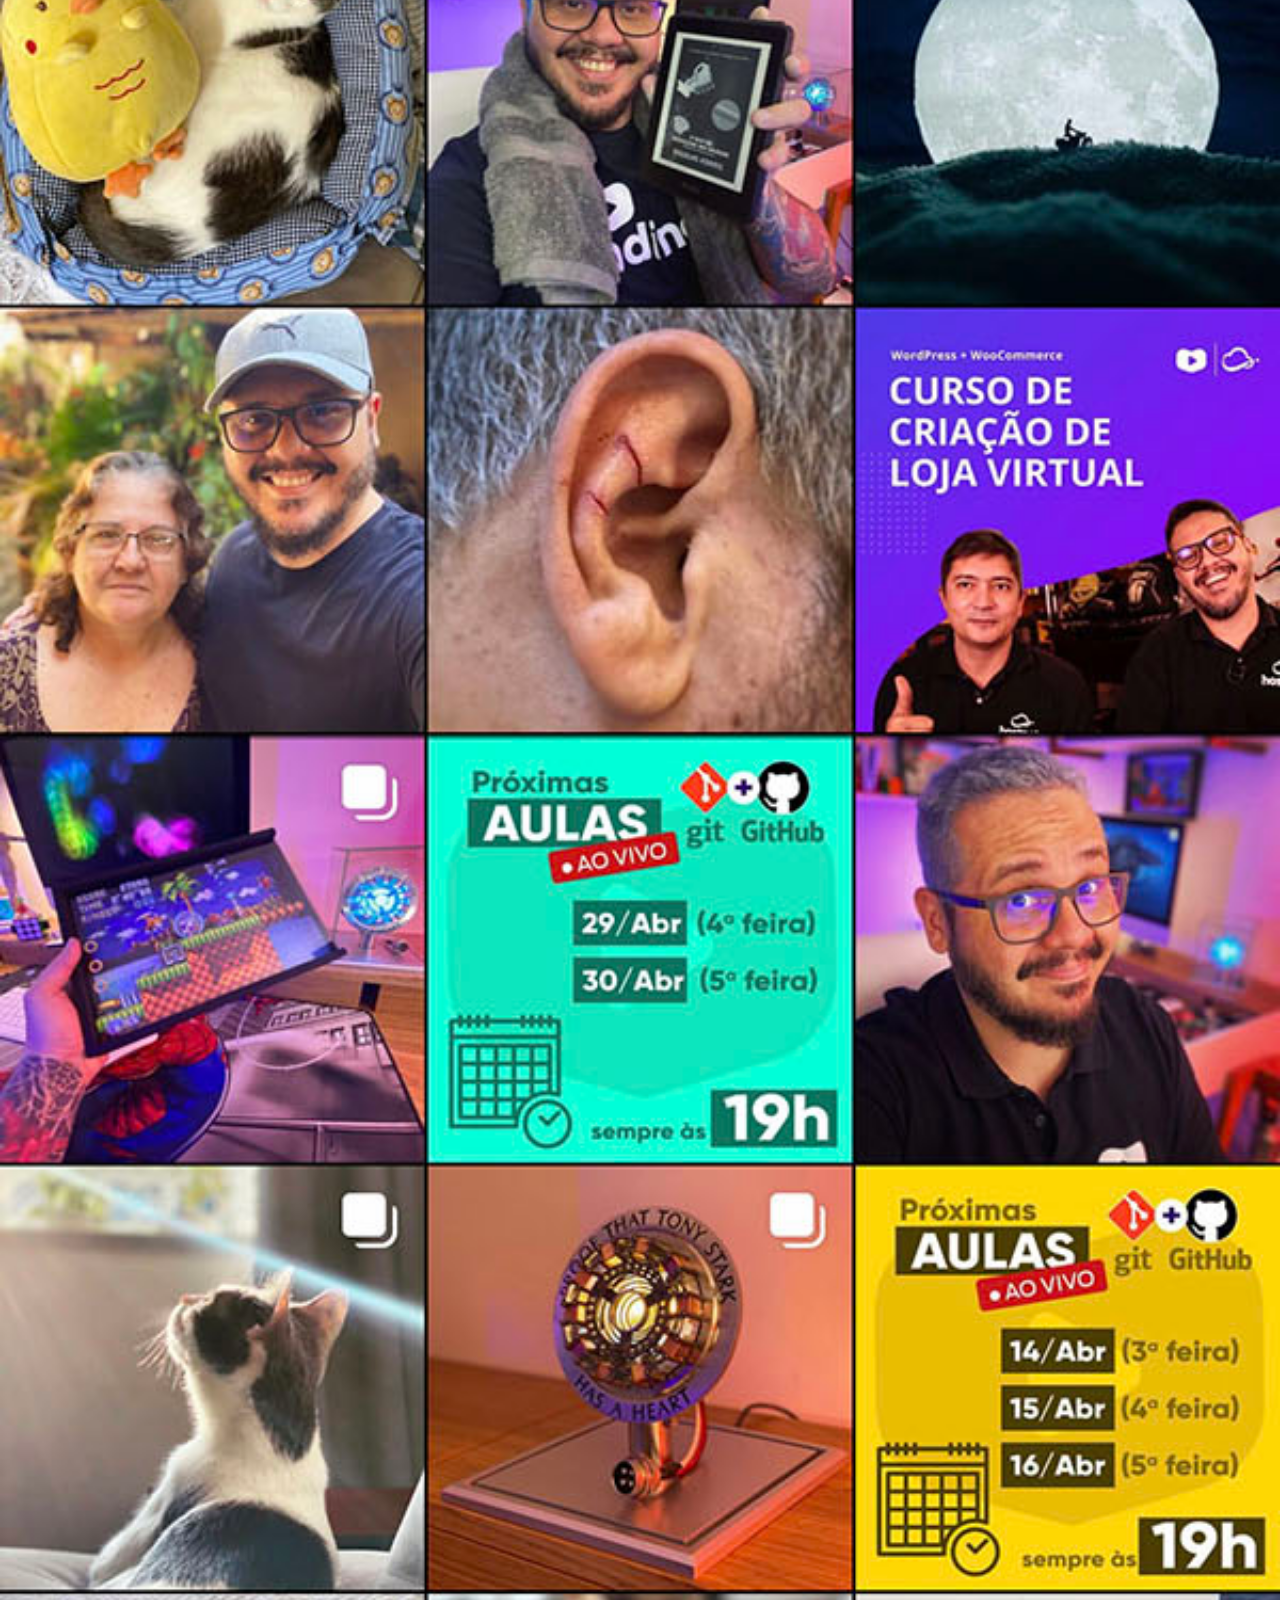
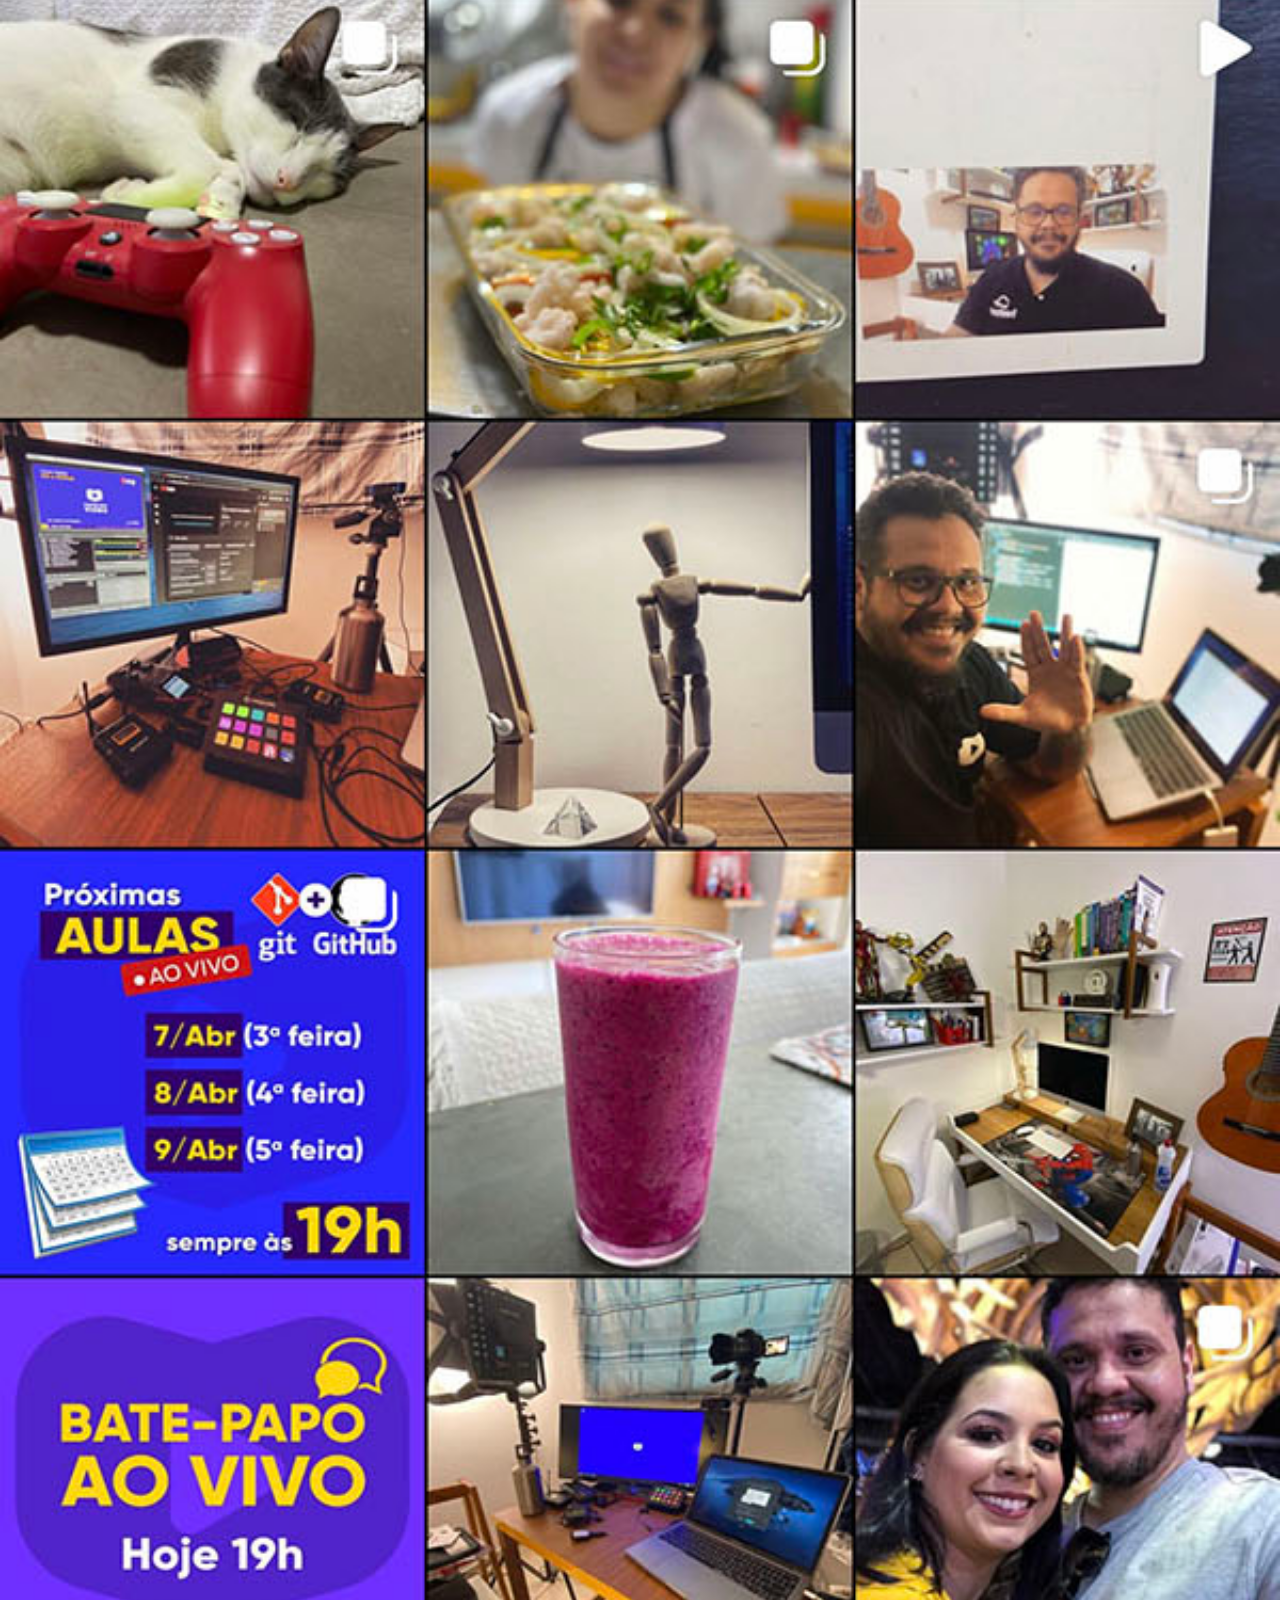
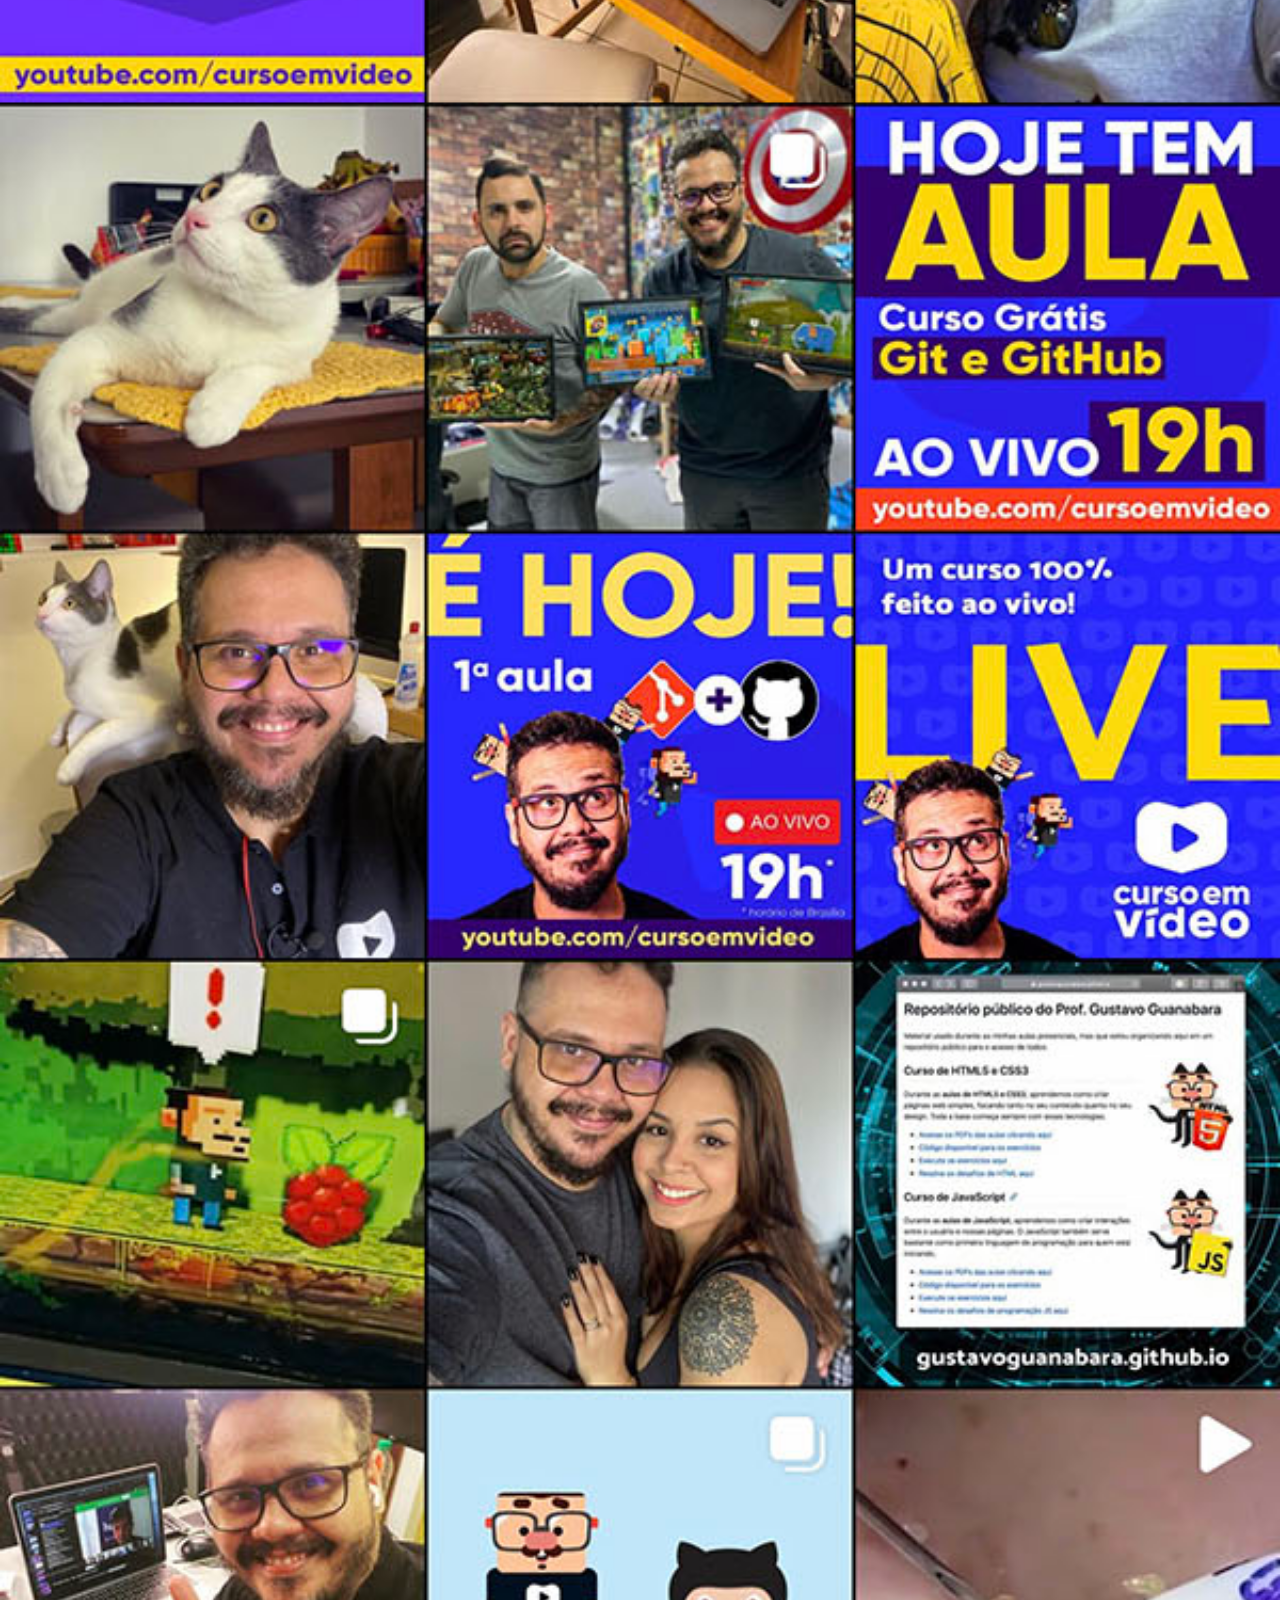
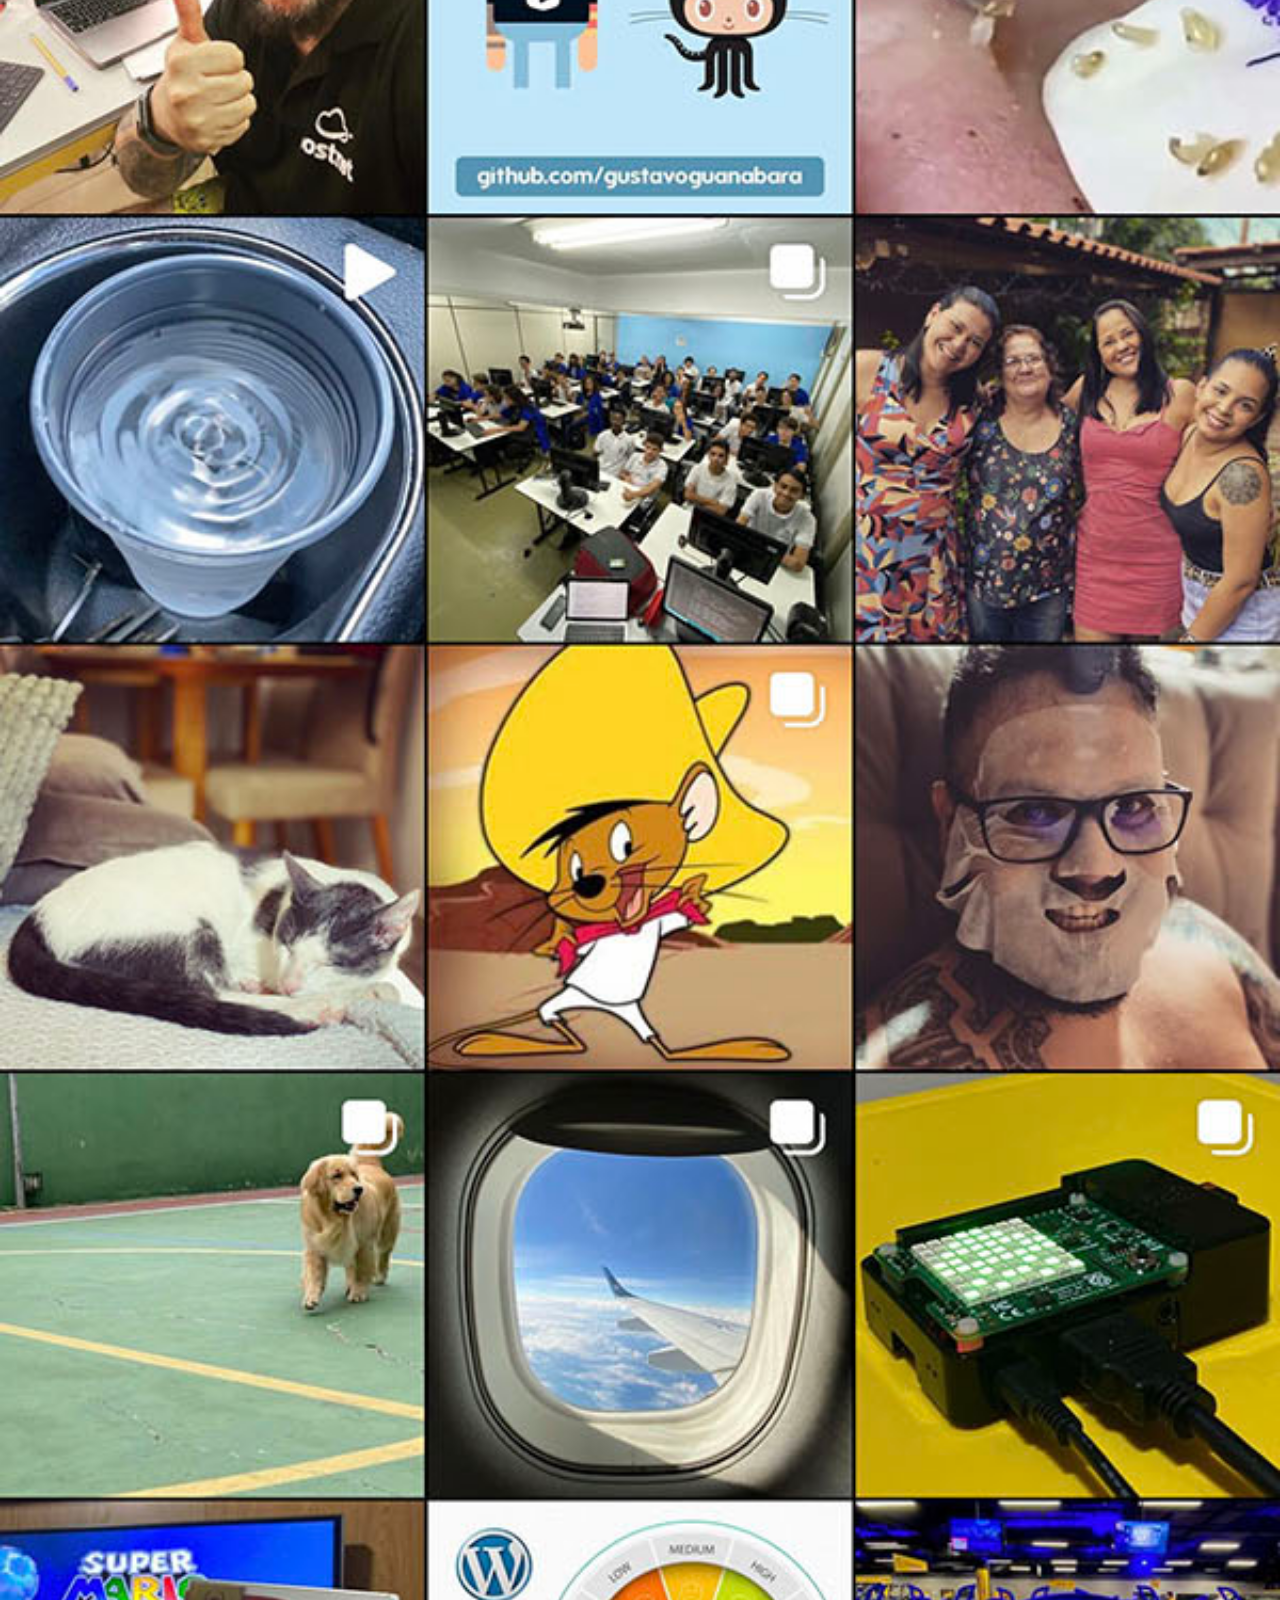
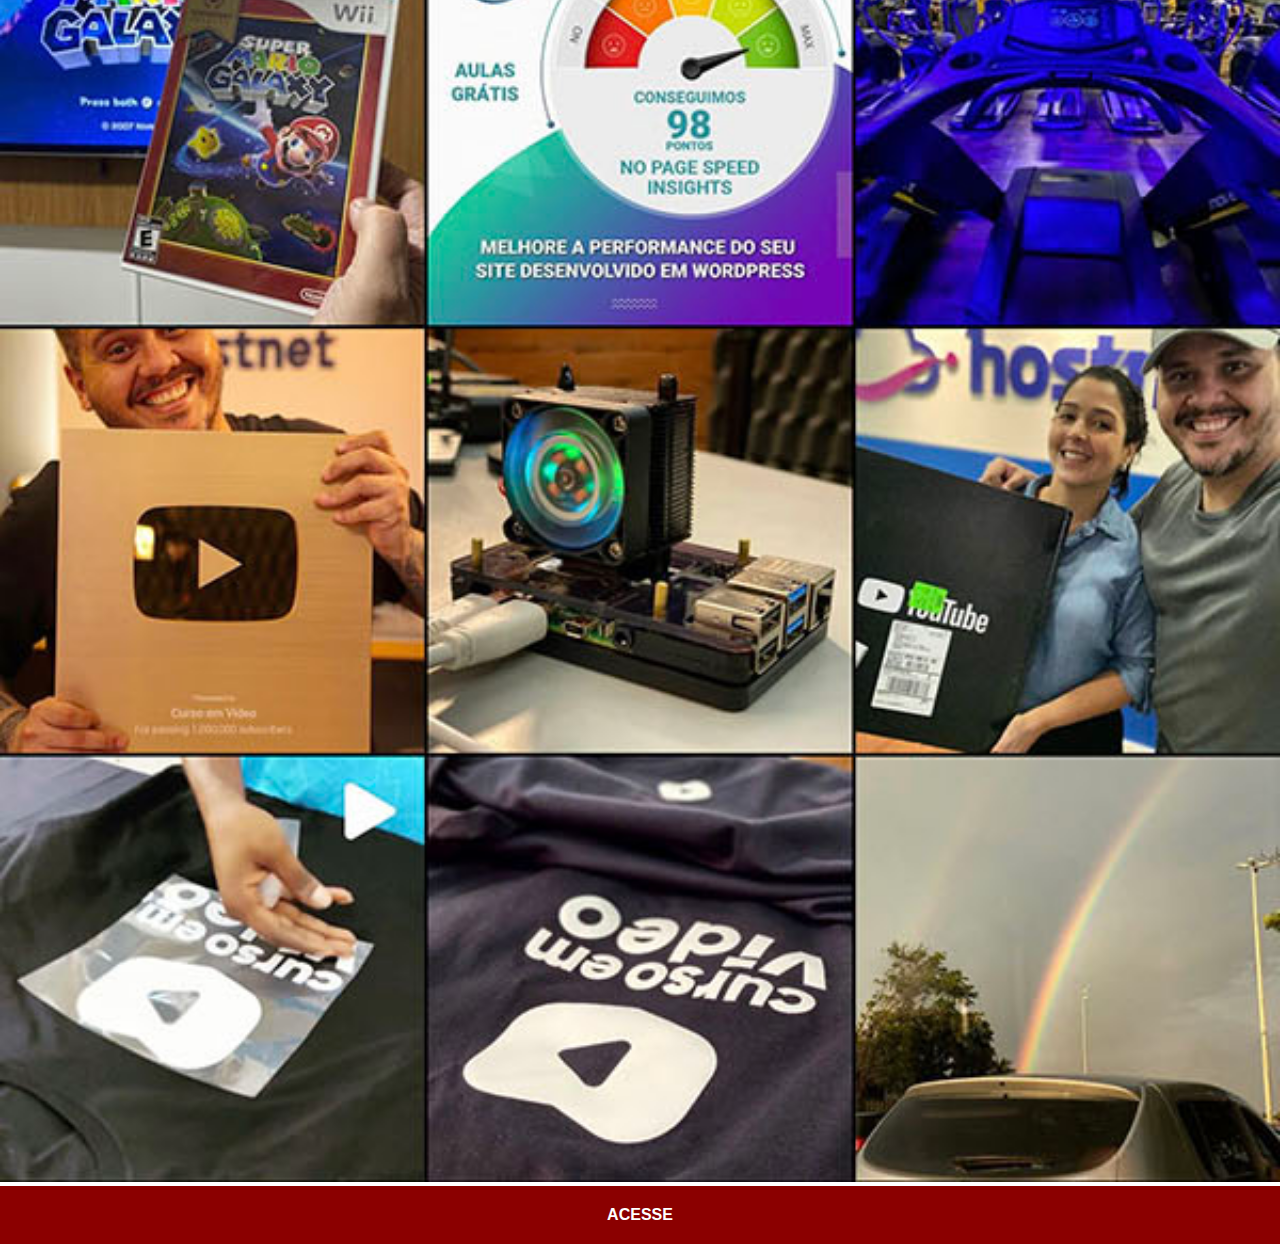
<file: instagram.html>
<!DOCTYPE html>
<html lang="pt-br">
<head>
    <meta charset="UTF-8">
    <meta http-equiv="X-UA-Compatible" content="IE=edge">
    <meta name="viewport" content="width=device-width, initial-scale=1.0">
    <title>Instagram</title>
    <link rel="stylesheet" href="estilos/social.css">
</head>
<body>
    <img src="./imagens/tela-instagram.jpg" alt="instagram">
    <a href="https://www.instagram.com/gui.viba/" target="_blank">ACESSE</a>
</body>
</html>
</file>
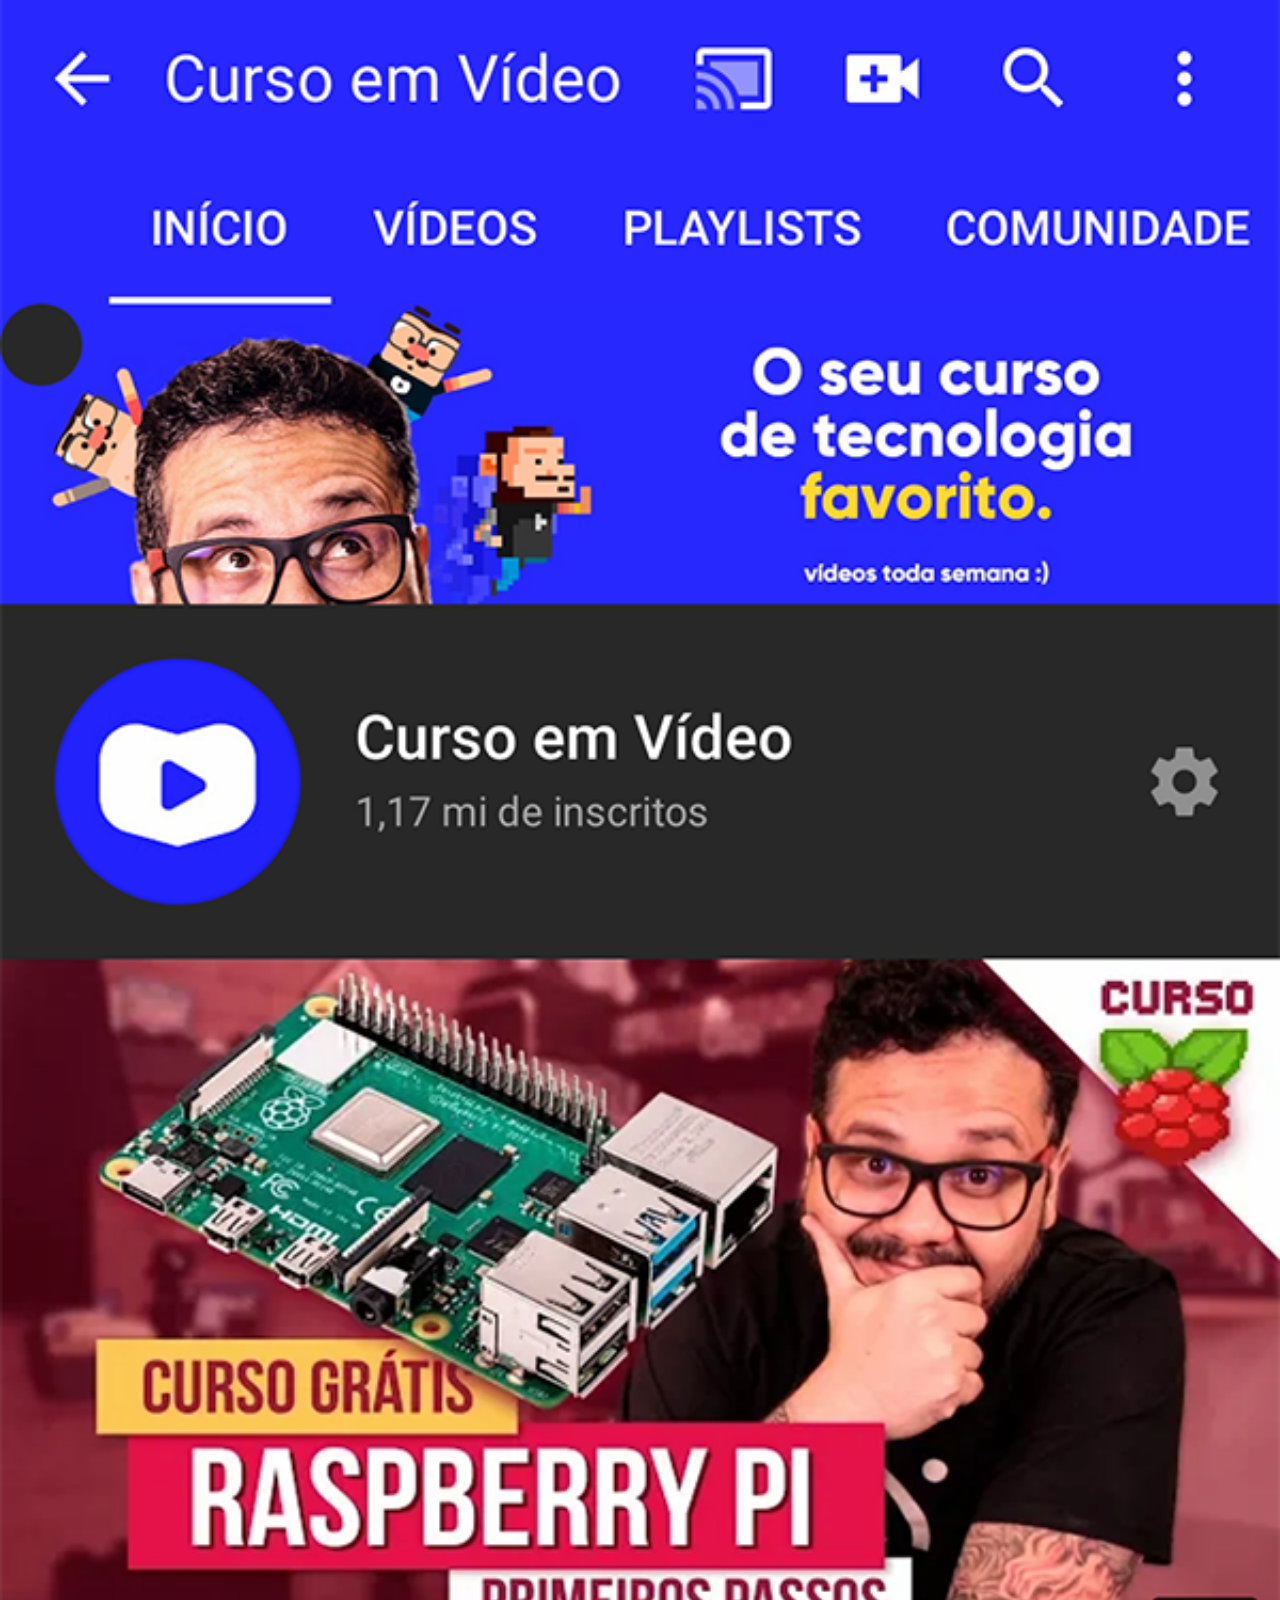
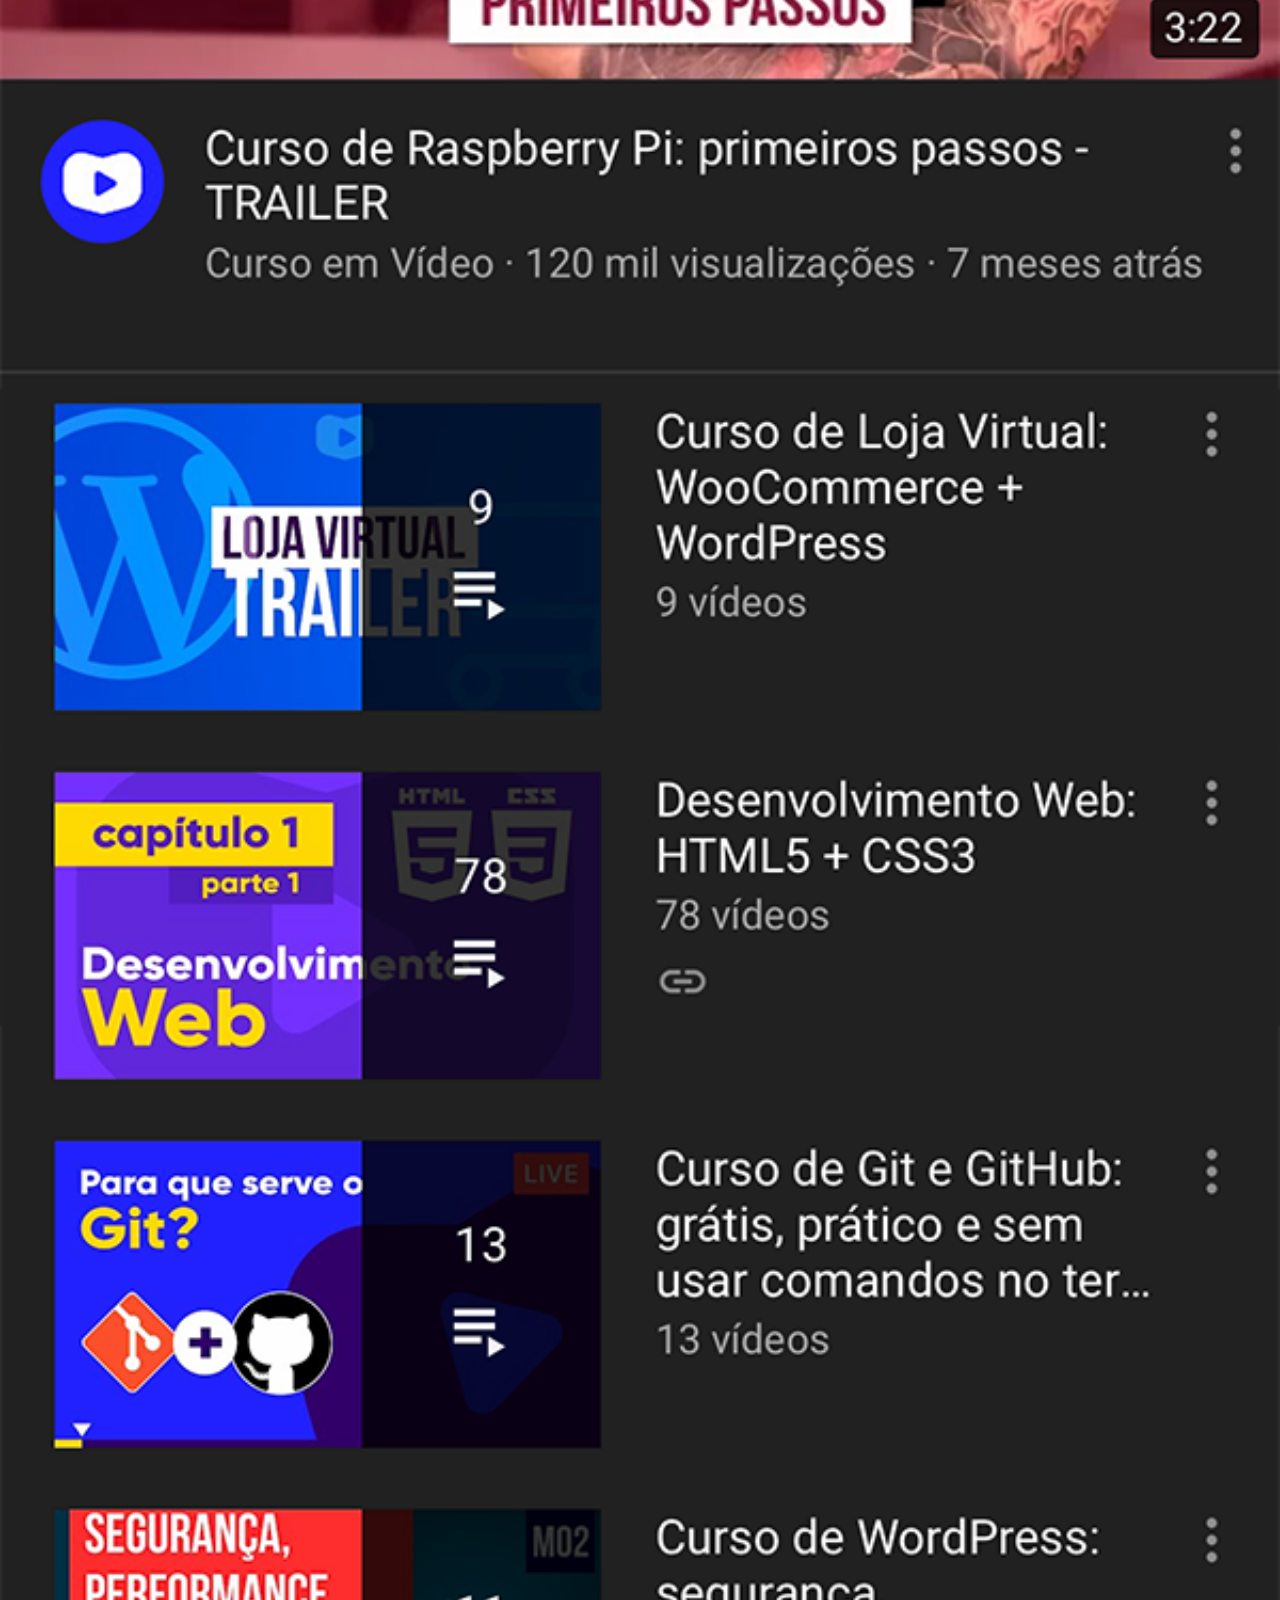
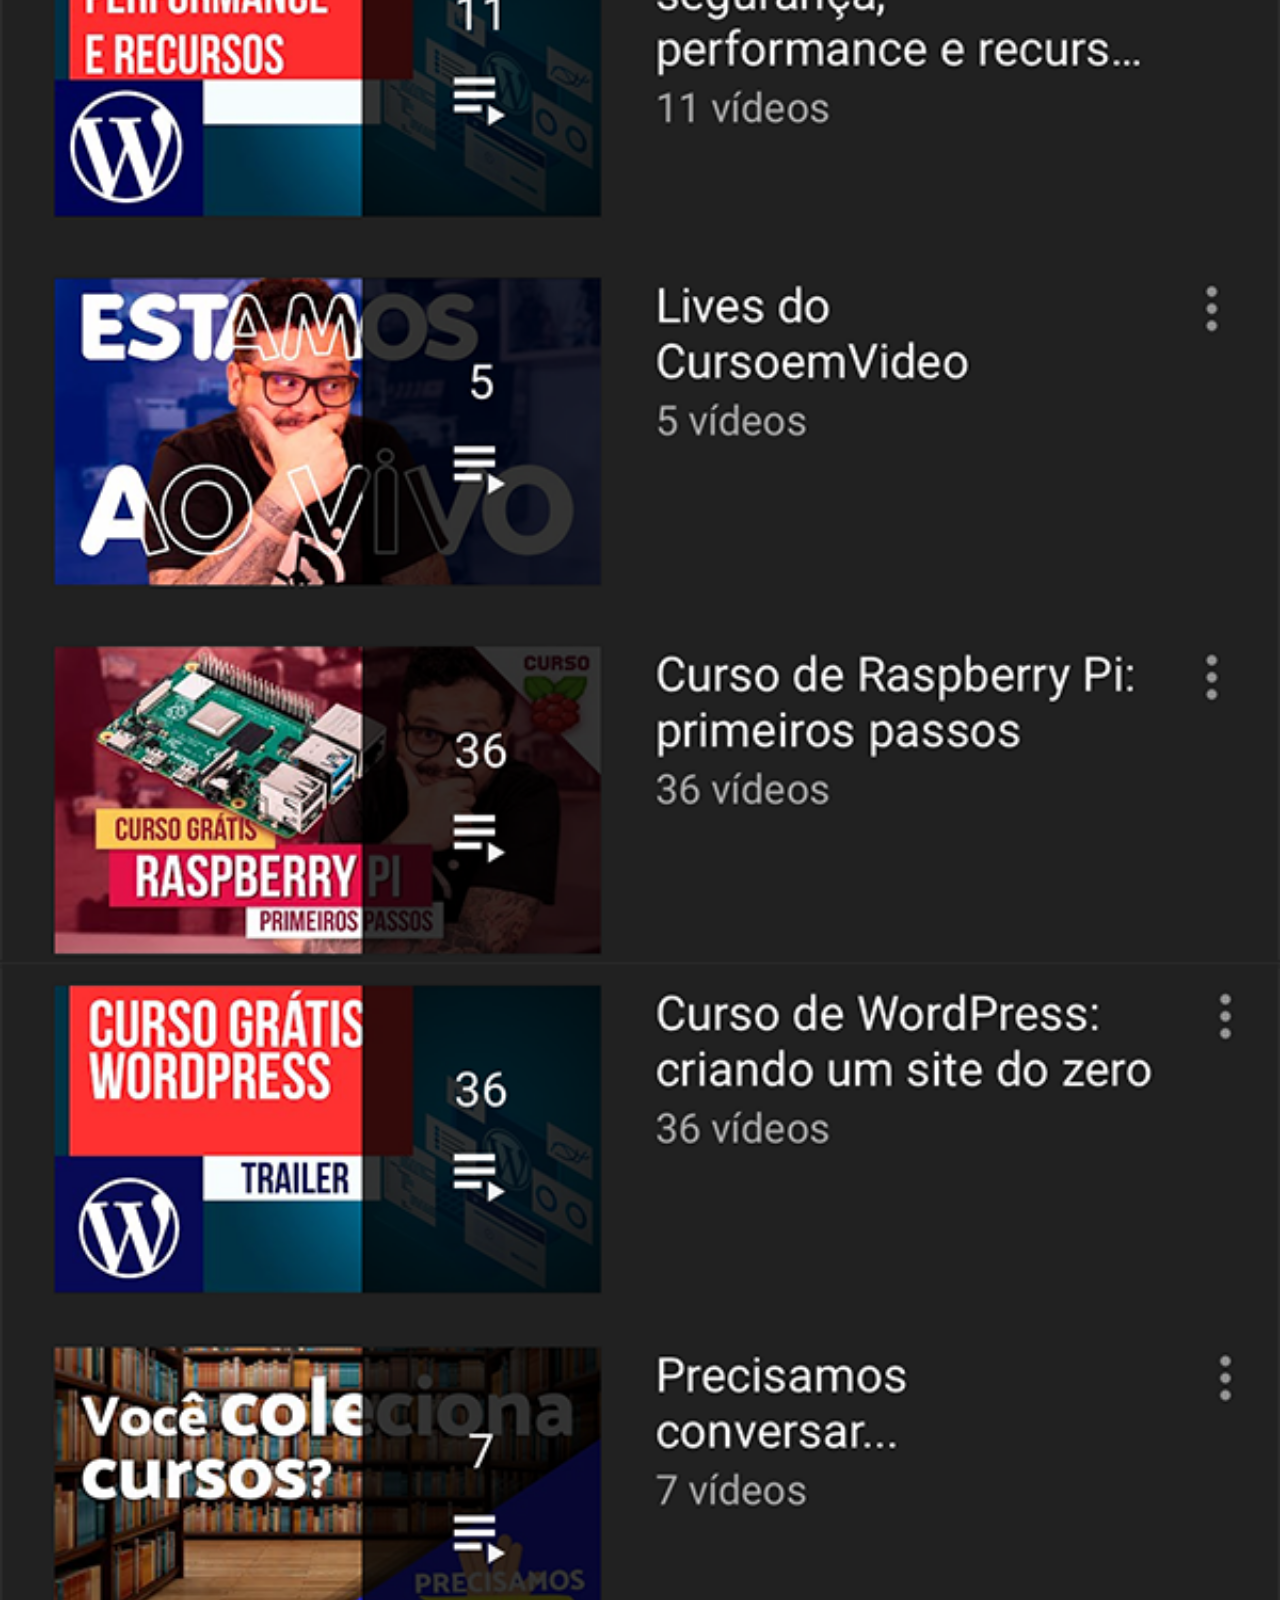
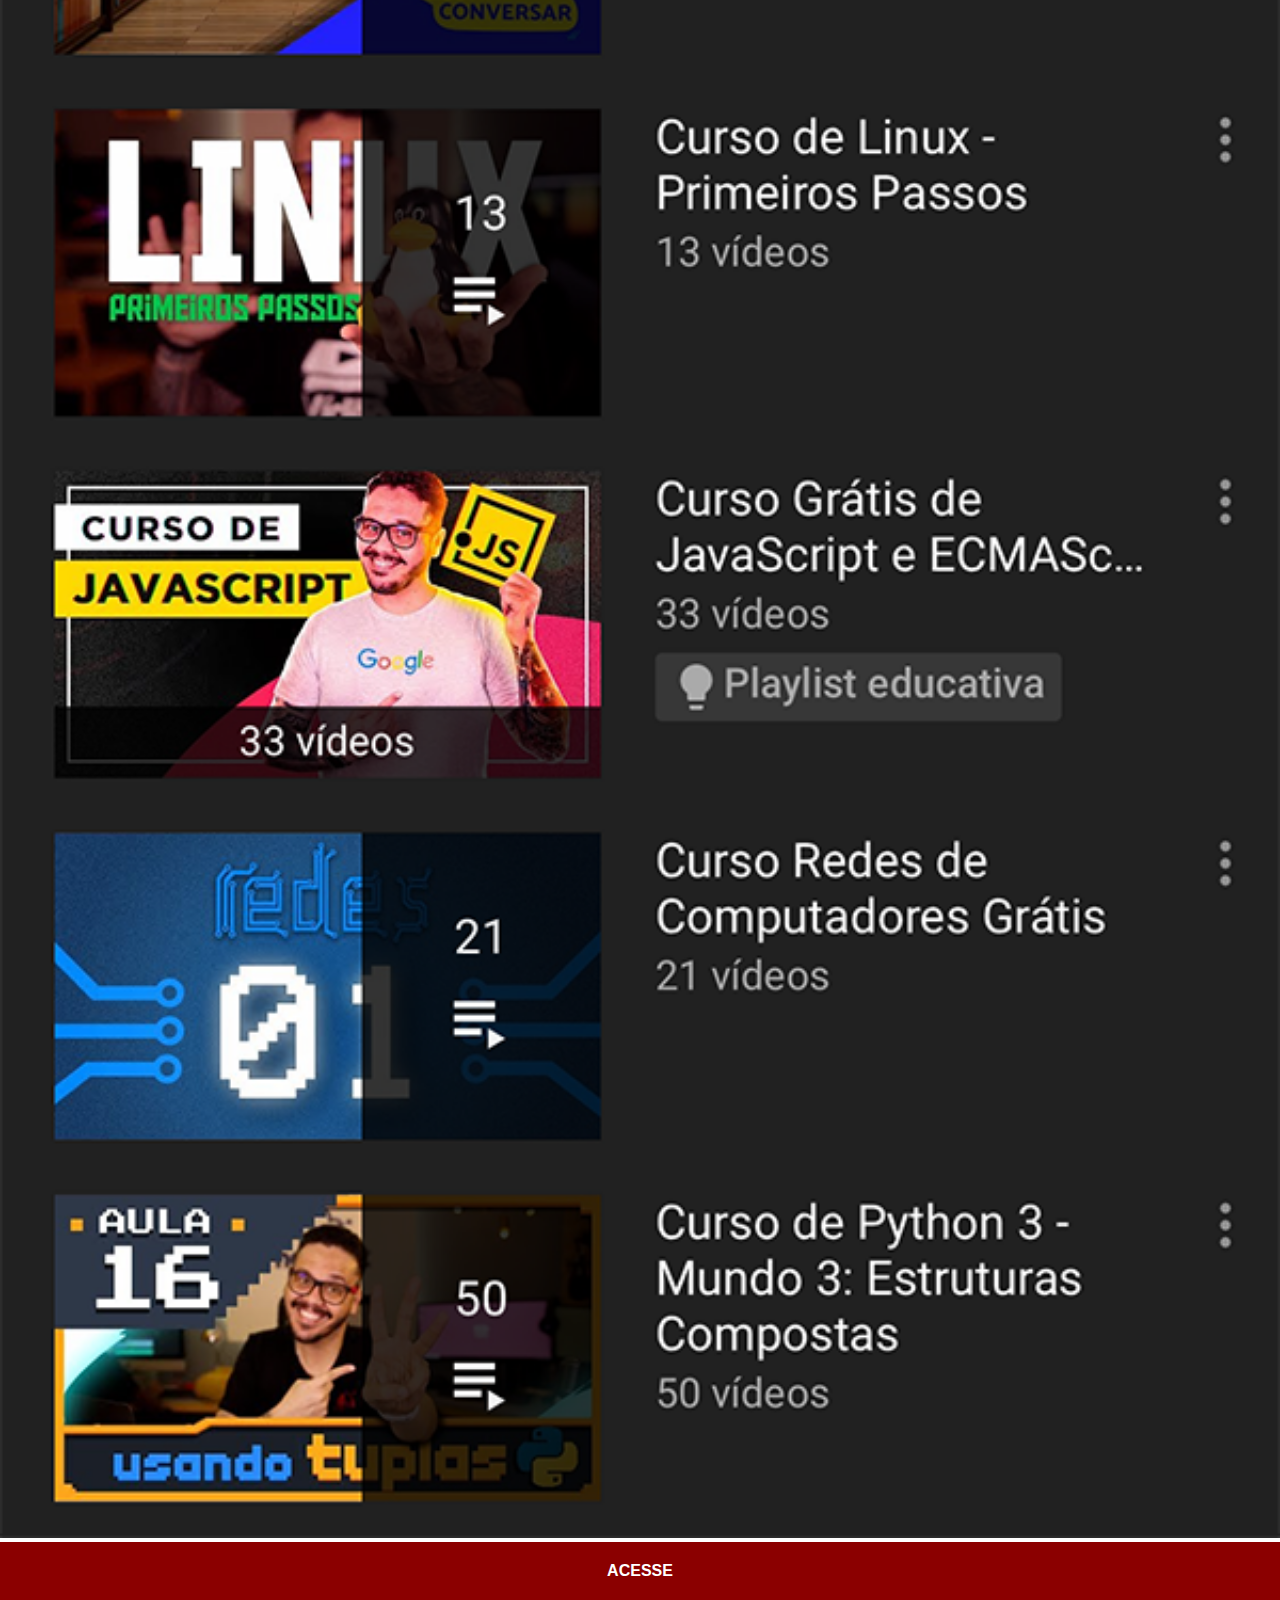
<file: youtube.html>
<!DOCTYPE html>
<html lang="pt-br">
<head>
    <meta charset="UTF-8">
    <meta http-equiv="X-UA-Compatible" content="IE=edge">
    <meta name="viewport" content="width=device-width, initial-scale=1.0">
    <title>Youtube</title>
    <link rel="stylesheet" href="./estilos/social.css">
</head>
<body>
    <img src="./imagens/tela-youtube.png" alt="YouTube">
    <a href="https://www.youtube.com/channel/UCqsHo00aJWrMUInPbhUZk-g" target="_blank">ACESSE</a>
</body>
</html>
</file>
<file: estilos/style.css>
*{
    margin: 0;
    padding: 0;
    font-family: Arial, Helvetica, sans-serif;
}

html,body{
    height: 100vh;
    width: 100vw;
    background-color: black;
}

body{
    background: url('../imagens/fundo-madeira.jpg') no-repeat top center;
    background-size: cover;
    background-attachment: fixed;
}

main{
    height: 100vh;
    position: relative;
}

section#telefone{
    position: absolute;
    top: 50%;
    left: 50%;
    transform: translate(-50%,-50%);
    height: 627px;
    width: 311px;
    background-image: url('../imagens/frame-iphone.png');
    background-repeat: no-repeat;
}

iframe#tela{
    position: relative;
    top: 80px;
    left: 22px;
    width: 267px;
    height: 471px;
}

section#redes-sociais{
    text-align: right;
}

section#redes-sociais img{
    width: 50px;
    margin: 10px;
    border-radius: 50%;
    box-shadow: 2px 2px 5px rgba(0, 0, 0, 0.400);
    box-sizing: border-box;

}

section#redes-sociais img:hover{
    border: 2px solid rgba(255, 255, 255, 0.6);
    transform: translate(-3px,-3px);
    box-shadow: 5px 5px 10px rgba(0, 0, 0, 0.500);
    transition: transform 0.3s, border 0.5s;
}
</file>
<file: estilos/social.css>
*{
    margin: 0;
    padding: 0;
    font-family: Arial, Helvetica, sans-serif;
}

::-webkit-scrollbar{
    width: 0;
    height: 0;
}

img{
    width: 100vw;
}

a{
    display: block;
    background-color: darkred;
    padding: 20px;
    text-align: center;
    font-weight: bolder;
    text-decoration: none;
    color: white;
}

a:hover{
    background-color: rgb(239, 5, 5);
}
</file>
